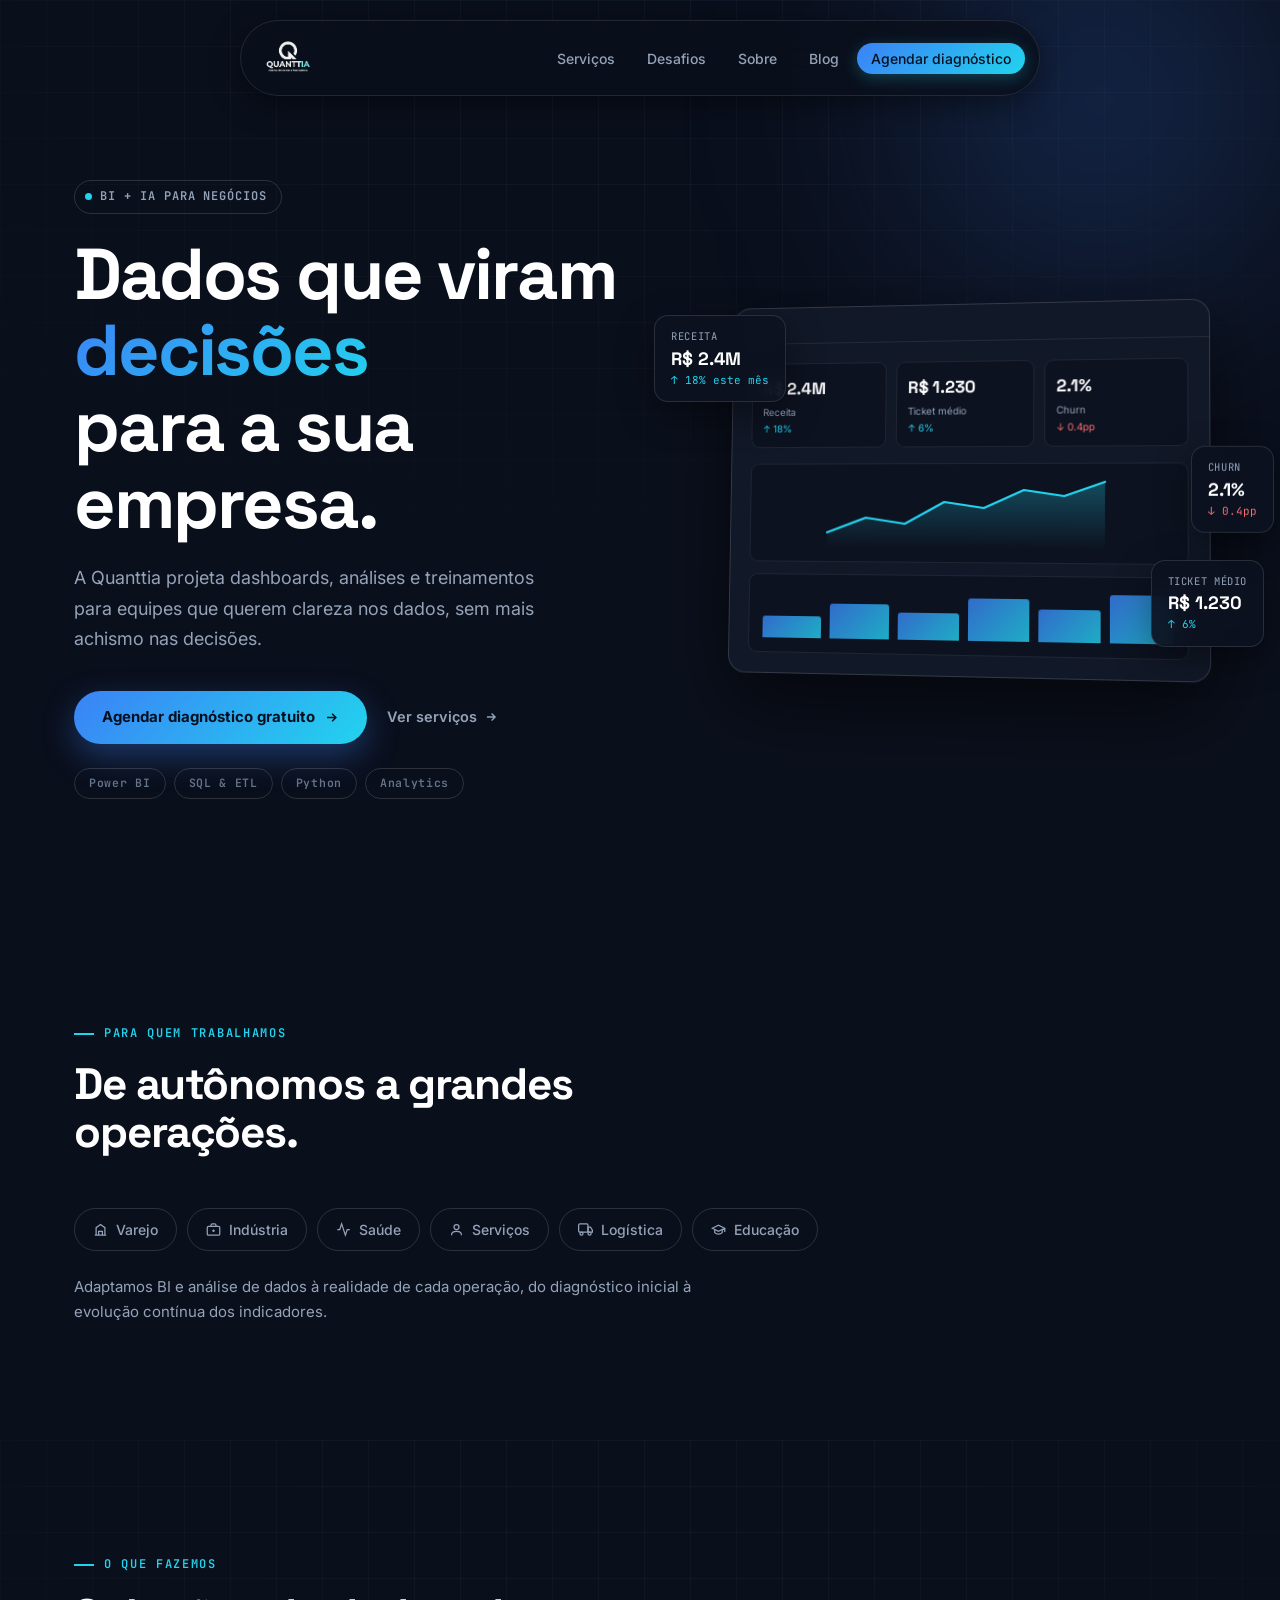
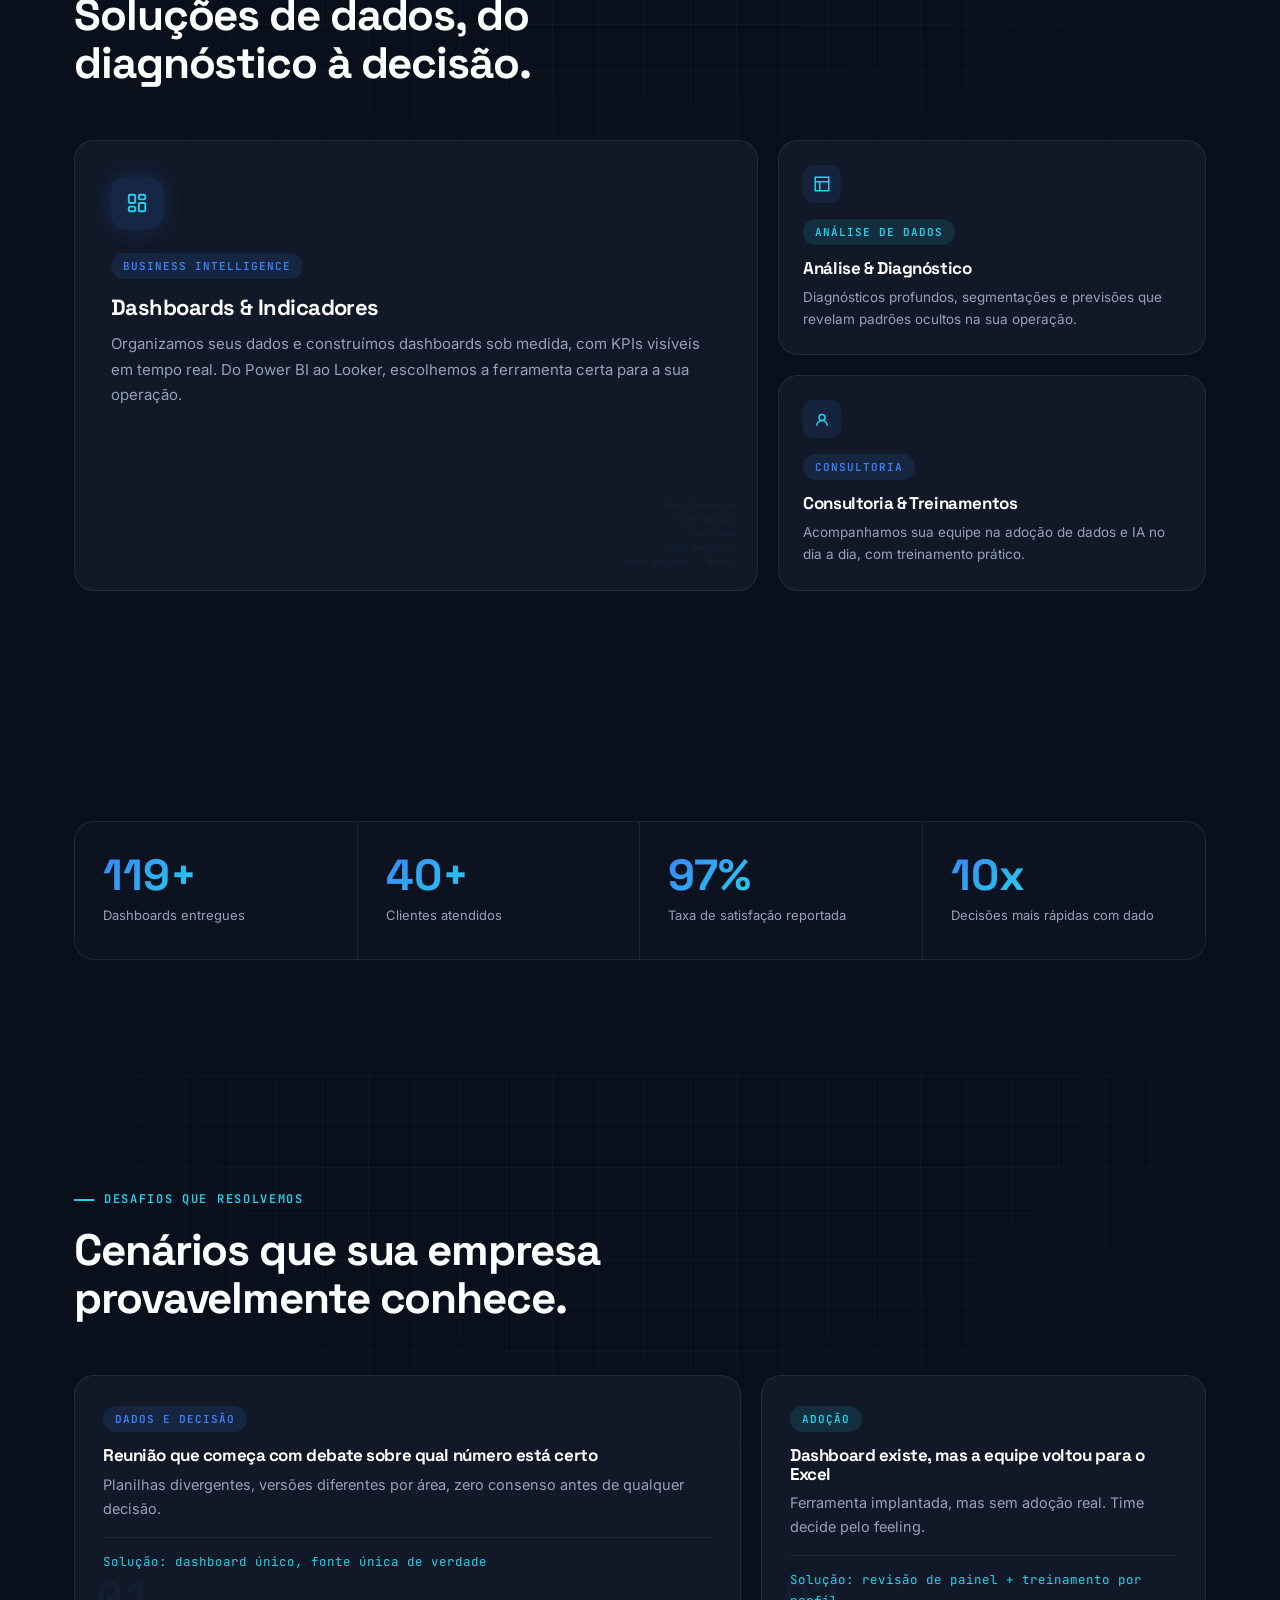
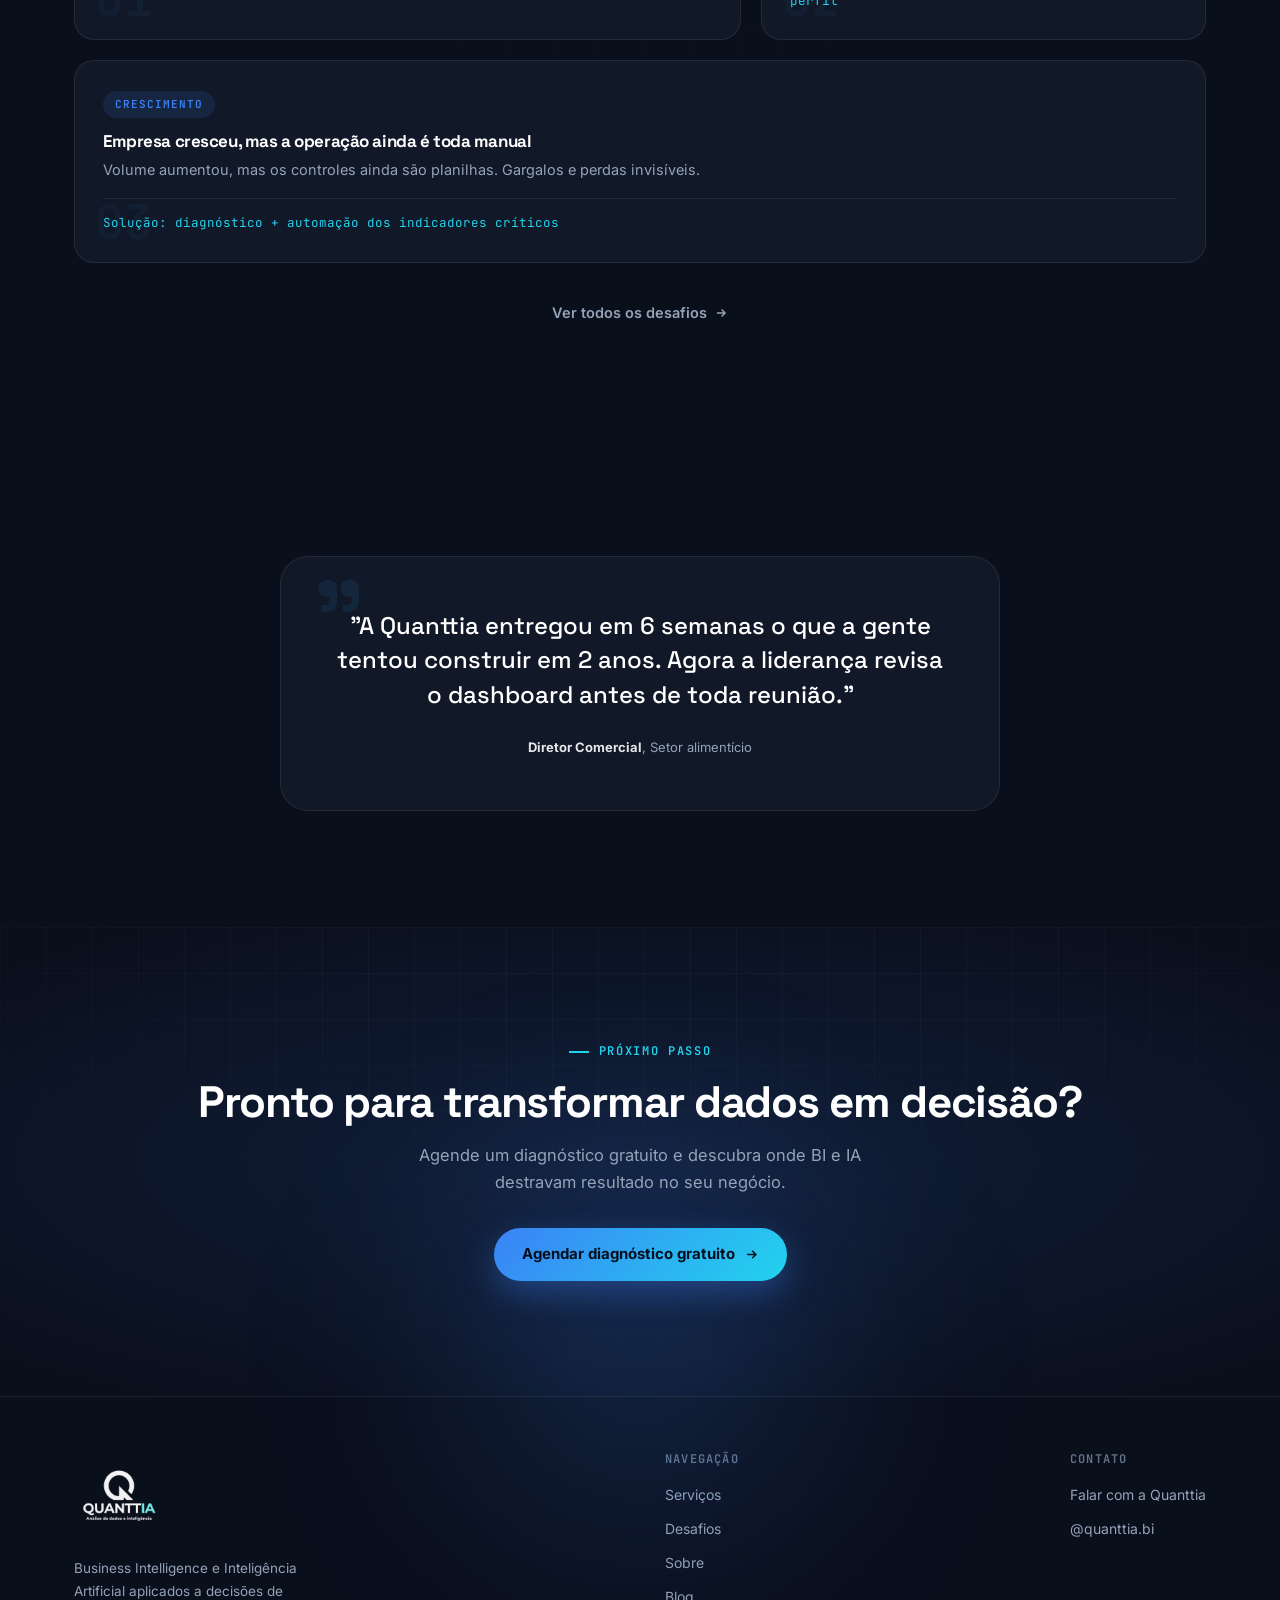
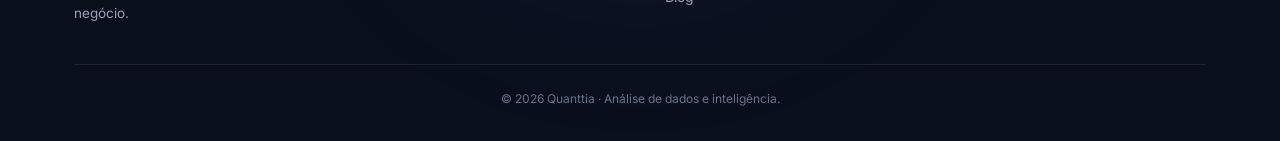
<file: index.html>
﻿<!DOCTYPE html>
<html lang="pt-BR">
<head>
<meta charset="UTF-8">
<meta name="viewport" content="width=device-width, initial-scale=1.0">
<title>Quanttia | Business Intelligence + Inteligência Artificial para decisões de negócio</title>
<meta name="description" content="A Quanttia une Business Intelligence e Inteligência Artificial para transformar dados dispersos em decisões estratégicas e automatizadas. Agende um diagnóstico gratuito.">
<meta property="og:title" content="Quanttia | Dados em decisões">
<meta property="og:description" content="Business Intelligence + Inteligência Artificial aplicados a negócios.">
<link rel="preconnect" href="https://fonts.googleapis.com">
<link rel="preconnect" href="https://fonts.gstatic.com" crossorigin>
<link href="https://fonts.googleapis.com/css2?family=Space+Grotesk:wght@500;600;700&family=Inter:wght@400;500;600;700&family=JetBrains+Mono:wght@500;600&display=swap" rel="stylesheet">
<link rel="stylesheet" href="styles.css">
<script type="application/ld+json">
{
  "@context": "https://schema.org",
  "@type": "Organization",
  "name": "Quanttia",
  "url": "https://quanttia.bi",
  "description": "Consultoria especializada em Análise de Dados, Business Intelligence e Inteligência Artificial aplicada a negócios.",
  "sameAs": ["https://instagram.com/quanttia.bi"]
}
</script>
<style>
  /* hero */
  .hero{padding:180px 0 110px;}
  .hero .container{display:grid;grid-template-columns:55fr 45fr;gap:56px;align-items:center;}
  .hero h1{font-size:clamp(46px,6vw,72px);margin-bottom:22px;letter-spacing:-0.03em;line-height:1.06;}
  .hero h1 .hl{background:var(--gradient-data);-webkit-background-clip:text;background-clip:text;color:transparent;}
  .hero p.lead{font-size:18px;max-width:480px;margin-bottom:36px;line-height:1.7;}
  .hero-ctas{display:flex;align-items:center;gap:20px;flex-wrap:wrap;}
  .hero-tags{display:flex;gap:8px;flex-wrap:wrap;margin-top:24px;}
  .hero-tags span{font-family:var(--ff-mono);font-size:11.5px;font-weight:600;letter-spacing:.06em;padding:5px 14px;border-radius:999px;border:1px solid var(--border-strong);color:var(--muted-2);}

  /* hero badge */
  .hero-badge{
    display:inline-flex;align-items:center;gap:8px;
    font-family:var(--ff-mono);font-size:12px;font-weight:600;letter-spacing:.08em;
    color:var(--muted);border:1px solid var(--border-strong);border-radius:999px;
    padding:6px 14px 6px 10px;margin-bottom:22px;
  }
  .hero-badge .dot{
    width:7px;height:7px;border-radius:50%;background:var(--cyan);
    animation:pulse 2s infinite;flex-shrink:0;
  }
  @keyframes pulse{0%,100%{opacity:1;box-shadow:0 0 0 0 rgba(34,211,238,0.5);}50%{opacity:.7;box-shadow:0 0 0 5px rgba(34,211,238,0);}}

  /* dashboard mockup */
  .hero-visual{position:relative;padding:20px 0 20px 0;}
  .dash{
    background:var(--surface);border:1px solid var(--border-strong);border-radius:18px;
    box-shadow:0 30px 80px rgba(0,0,0,0.6);padding:0;overflow:hidden;
    transform:perspective(1200px) rotateY(-8deg) rotateX(3deg);
    position:relative;z-index:1;
  }
  .dash-bar{display:flex;gap:6px;padding:14px 16px;border-bottom:1px solid var(--border);}
  .dash-bar span{width:8px;height:8px;border-radius:50%;background:var(--border-strong);}
  .dash-body{padding:20px;}
  .dash-kpis{display:grid;grid-template-columns:repeat(3,1fr);gap:10px;margin-bottom:16px;}
  .dash-kpi{background:var(--surface-2);border:1px solid var(--border);border-radius:9px;padding:11px;}
  .dash-kpi .v{font-family:var(--ff-display);font-weight:700;font-size:17px;color:#fff;}
  .dash-kpi .l{font-size:10px;color:var(--muted);margin-top:2px;}
  .dash-kpi .up{color:var(--cyan);font-size:10px;}
  .dash-chart{background:var(--surface-2);border:1px solid var(--border);border-radius:9px;padding:14px;margin-bottom:12px;}
  .dash-bars{background:var(--surface-2);border:1px solid var(--border);border-radius:9px;padding:14px;display:flex;align-items:flex-end;gap:9px;height:80px;}
  .dash-bars .col{flex:1;border-radius:3px 3px 0 0;background:var(--gradient-data);opacity:.8;}

  /* floating metric cards */
  .float-card{
    position:absolute;z-index:2;
    background:rgba(13,18,32,0.92);backdrop-filter:blur(10px);-webkit-backdrop-filter:blur(10px);
    border:1px solid rgba(255,255,255,0.12);border-radius:14px;
    padding:12px 16px;box-shadow:0 12px 36px rgba(0,0,0,0.4);
  }
  .float-card .fc-label{font-size:10.5px;color:var(--muted);font-family:var(--ff-mono);letter-spacing:.06em;text-transform:uppercase;margin-bottom:4px;}
  .float-card .fc-val{font-family:var(--ff-display);font-size:18px;font-weight:700;color:#fff;line-height:1;}
  .float-card .fc-delta{font-size:11px;font-family:var(--ff-mono);margin-top:3px;}
  .float-card.fc-receita{top:8%;left:-14%;}
  .float-card.fc-ticket{bottom:12%;right:-12%;}
  .float-card.fc-churn{top:50%;right:-14%;transform:translateY(-50%);}

  /* bento grid serviços */
  .bento{display:grid;grid-template-columns:1.6fr 1fr;grid-template-rows:1fr 1fr;gap:20px;margin-top:8px;}
  .bento-main{grid-row:span 2;padding:36px;}
  .bento-main .icon{width:52px;height:52px;border-radius:14px;background:rgba(59,130,246,0.15);
    color:var(--cyan);display:flex;align-items:center;justify-content:center;margin-bottom:22px;
    box-shadow:0 0 24px rgba(59,130,246,0.2);}
  .bento-main h3{font-size:22px;margin-bottom:12px;}
  .bento-main p{font-size:15px;line-height:1.7;}
  .bento-mini{padding:24px;}
  .bento-mini .icon{width:38px;height:38px;border-radius:10px;background:rgba(59,130,246,0.1);color:var(--cyan);
    display:flex;align-items:center;justify-content:center;margin-bottom:14px;}
  .bento-mini h3{font-size:17px;margin-bottom:8px;}
  .bento-mini p{font-size:13.5px;}
  .bento-deco{
    position:absolute;bottom:20px;right:20px;opacity:.06;
    font-family:var(--ff-mono);font-size:9px;line-height:1.6;color:var(--cyan);
    text-align:right;pointer-events:none;
  }

  /* segmentos como tags */
  .segments-tags{display:flex;flex-wrap:wrap;gap:10px;margin-bottom:24px;}
  .seg-tag{
    display:inline-flex;align-items:center;gap:8px;
    border:1px solid var(--border-strong);border-radius:999px;
    padding:9px 18px;font-size:14px;font-weight:500;color:var(--muted);
    transition:border-color .2s, color .2s;
  }
  .seg-tag:hover{border-color:rgba(59,130,246,0.4);color:var(--text);}
  .seg-tag svg{flex-shrink:0;}
  .sectors-line{font-size:15px;max-width:680px;color:var(--muted);}

  /* mini cases bento */
  .mini-cases-bento{display:grid;grid-template-columns:1.5fr 1fr;grid-template-rows:auto auto;gap:20px;}
  .mini-case-a{grid-row:span 1;}
  .mini-case-c{grid-column:span 2;}
  .mini-case .tag{margin-bottom:14px;}
  .mini-case h3{font-size:17px;margin-bottom:8px;}
  .mini-case .result{margin-top:16px;padding-top:14px;border-top:1px solid var(--border);font-family:var(--ff-mono);font-size:12.5px;color:var(--cyan);}
  .case-deco{position:absolute;bottom:16px;left:20px;font-family:var(--ff-mono);font-size:48px;font-weight:700;
    background:var(--gradient-data);-webkit-background-clip:text;background-clip:text;color:transparent;
    opacity:.05;line-height:1;pointer-events:none;}

  /* depoimento */
  .testimonial{
    max-width:720px;margin:0 auto;text-align:center;
    border:1px solid var(--border);border-radius:var(--radius-xl);padding:52px 48px;
    background:var(--surface);position:relative;overflow:hidden;
  }
  .testimonial .quote-deco{
    position:absolute;top:10px;left:32px;
    font-family:var(--ff-display);font-size:100px;font-weight:700;line-height:1;
    background:var(--gradient-data);-webkit-background-clip:text;background-clip:text;color:transparent;
    opacity:.1;pointer-events:none;user-select:none;
  }
  .testimonial p.quote{font-family:var(--ff-display);font-size:clamp(18px,2.3vw,24px);color:#fff;font-weight:500;line-height:1.45;margin-bottom:24px;position:relative;z-index:1;}
  .testimonial .author{font-size:13px;color:var(--muted);position:relative;z-index:1;}
  .testimonial .author strong{color:var(--text);}

  /* cta final */
  .final-cta{text-align:center;}
  .final-cta h2{margin-bottom:16px;}
  .final-cta p{max-width:520px;margin:0 auto 32px;font-size:16.5px;}
  .final-cta-bg{
    position:absolute;inset:0;pointer-events:none;
    background:radial-gradient(ellipse 70% 60% at 50% 50%, rgba(59,130,246,0.14), transparent);
  }

  @media (max-width:980px){
    .hero .container{grid-template-columns:1fr;}
    .hero-visual{order:1;transform:none;margin-top:40px;}
    .dash{transform:none;}
    .float-card.fc-receita{left:-6%;top:5%;}
    .float-card.fc-ticket{right:-6%;bottom:8%;}
    .float-card.fc-churn{display:none;}
    .bento{grid-template-columns:1fr;}
    .bento-main{grid-row:span 1;}
    .mini-cases-bento{grid-template-columns:1fr;}
    .mini-case-c{grid-column:span 1;}
  }
  @media (max-width:680px){
    .hero{padding:120px 0 60px;}
    .hero-visual{display:none;}
    .mini-cases-bento{grid-template-columns:1fr;}
  }

</style>
</head>
<body>

<!-- ===== NAV ===== -->
<nav class="nav" id="nav">
  <div class="nav-pill">
    <a href="index.html" class="nav-logo">
      <img src="img/logo-dark.png" alt="Quanttia">
    </a>
    <ul class="nav-links" id="navLinks">
      <li><a href="servicos.html">Serviços</a></li>
      <li><a href="cases.html">Desafios</a></li>
      <li><a href="sobre.html">Sobre</a></li>
      <li><a href="blog.html">Blog</a></li>
      <li><a href="contato.html" class="nav-cta">Agendar diagnóstico</a></li>
    </ul>
    <button class="nav-toggle" id="navToggle" aria-label="Abrir menu"><span></span></button>
  </div>
</nav>

<!-- ===== HERO ===== -->
<header class="hero grid-bg">
  <div class="glow-spot" style="width:560px;height:560px;top:-180px;right:-100px;"></div>
  <div class="container">
    <div data-reveal>
      <div class="hero-badge"><span class="dot"></span>BI + IA PARA NEGÓCIOS</div>
      <h1>Dados que viram <span class="hl">decisões</span><br>para a sua empresa.</h1>
      <p class="lead">A Quanttia projeta dashboards, análises e treinamentos para equipes que querem clareza nos dados, sem mais achismo nas decisões.</p>
      <div class="hero-ctas">
        <a href="contato.html" class="btn-primary">
          Agendar diagnóstico gratuito
          <svg width="15" height="15" viewBox="0 0 24 24" fill="none" stroke="currentColor" stroke-width="2.4"><path d="M5 12h14M13 6l6 6-6 6"/></svg>
        </a>
        <a href="servicos.html" class="btn-ghost">
          Ver serviços
          <svg width="14" height="14" viewBox="0 0 24 24" fill="none" stroke="currentColor" stroke-width="2.4"><path d="M5 12h14M13 6l6 6-6 6"/></svg>
        </a>
      </div>
      <div class="hero-tags">
        <span>Power BI</span><span>SQL & ETL</span><span>Python</span><span>Analytics</span>
      </div>
    </div>

    <div class="hero-visual" data-reveal>
      <div class="float-card fc-receita">
        <div class="fc-label">Receita</div>
        <div class="fc-val">R$ 2.4M</div>
        <div class="fc-delta" style="color:var(--cyan);">↑ 18% este mês</div>
      </div>
      <div class="float-card fc-churn">
        <div class="fc-label">Churn</div>
        <div class="fc-val">2.1%</div>
        <div class="fc-delta" style="color:#f87171;">↓ 0.4pp</div>
      </div>
      <div class="float-card fc-ticket">
        <div class="fc-label">Ticket Médio</div>
        <div class="fc-val">R$ 1.230</div>
        <div class="fc-delta" style="color:var(--cyan);">↑ 6%</div>
      </div>
      <div class="dash">
        <div class="dash-bar"><span></span><span></span><span></span></div>
        <div class="dash-body">
          <div class="dash-kpis">
            <div class="dash-kpi"><div class="v">R$ 2.4M</div><div class="l">Receita</div><div class="up">↑ 18%</div></div>
            <div class="dash-kpi"><div class="v">R$ 1.230</div><div class="l">Ticket médio</div><div class="up">↑ 6%</div></div>
            <div class="dash-kpi"><div class="v">2.1%</div><div class="l">Churn</div><div class="up" style="color:#f87171;">↓ 0.4pp</div></div>
          </div>
          <div class="dash-chart">
            <svg viewBox="0 0 280 70" width="100%" height="70">
              <defs>
                <linearGradient id="lineFill" x1="0" y1="0" x2="0" y2="1">
                  <stop offset="0%" stop-color="#22D3EE" stop-opacity="0.3"/>
                  <stop offset="100%" stop-color="#22D3EE" stop-opacity="0"/>
                </linearGradient>
              </defs>
              <path d="M0,55 L40,40 L80,46 L120,24 L160,30 L200,12 L240,18 L280,4 L280,70 L0,70 Z" fill="url(#lineFill)"/>
              <path d="M0,55 L40,40 L80,46 L120,24 L160,30 L200,12 L240,18 L280,4" fill="none" stroke="#22D3EE" stroke-width="2.2" stroke-linecap="round" stroke-linejoin="round"/>
            </svg>
          </div>
          <div class="dash-bars">
            <div class="col" style="height:45%"></div>
            <div class="col" style="height:70%"></div>
            <div class="col" style="height:55%"></div>
            <div class="col" style="height:85%"></div>
            <div class="col" style="height:65%"></div>
            <div class="col" style="height:95%"></div>
          </div>
        </div>
      </div>
    </div>
  </div>
</header>

<!-- ===== SEGMENTOS ===== -->
<section>
  <div class="container">
    <div class="section-head" data-reveal>
      <div class="eyebrow">Para quem trabalhamos</div>
      <h2>De autônomos a grandes operações.</h2>
    </div>
    <div class="segments-tags" data-reveal>
      <span class="seg-tag"><svg width="15" height="15" viewBox="0 0 24 24" fill="none" stroke="currentColor" stroke-width="2"><path d="M3 21h18M5 21V9l7-5 7 5v12M9 21v-6h6v6"/></svg>Varejo</span>
      <span class="seg-tag"><svg width="15" height="15" viewBox="0 0 24 24" fill="none" stroke="currentColor" stroke-width="2"><rect x="2" y="7" width="20" height="14" rx="2"/><path d="M16 7V5a2 2 0 0 0-2-2h-4a2 2 0 0 0-2 2v2"/><line x1="12" y1="12" x2="12" y2="16"/><line x1="10" y1="14" x2="14" y2="14"/></svg>Indústria</span>
      <span class="seg-tag"><svg width="15" height="15" viewBox="0 0 24 24" fill="none" stroke="currentColor" stroke-width="2"><path d="M22 12h-4l-3 9L9 3l-3 9H2"/></svg>Saúde</span>
      <span class="seg-tag"><svg width="15" height="15" viewBox="0 0 24 24" fill="none" stroke="currentColor" stroke-width="2"><circle cx="12" cy="8" r="4"/><path d="M4 21c0-4 4-6 8-6s8 2 8 6"/></svg>Serviços</span>
      <span class="seg-tag"><svg width="15" height="15" viewBox="0 0 24 24" fill="none" stroke="currentColor" stroke-width="2"><rect x="1" y="3" width="15" height="13" rx="2"/><path d="M16 8h4l3 5v3h-7V8z"/><circle cx="5.5" cy="18.5" r="2.5"/><circle cx="18.5" cy="18.5" r="2.5"/></svg>Logística</span>
      <span class="seg-tag"><svg width="15" height="15" viewBox="0 0 24 24" fill="none" stroke="currentColor" stroke-width="2"><path d="M22 10v6M2 10l10-5 10 5-10 5z"/><path d="M6 12v5c3 3 9 3 12 0v-5"/></svg>Educação</span>
    </div>
    <p class="sectors-line" data-reveal>Adaptamos BI e análise de dados à realidade de cada operação, do diagnóstico inicial à evolução contínua dos indicadores.</p>
  </div>
</section>

<!-- ===== O QUE FAZEMOS ===== -->
<section class="grid-bg">
  <div class="container">
    <div class="section-head" data-reveal>
      <div class="eyebrow">O que fazemos</div>
      <h2>Soluções de dados, do diagnóstico à decisão.</h2>
    </div>
    <div class="bento">
      <div class="card bento-main" data-reveal>
        <div class="icon"><svg width="22" height="22" viewBox="0 0 24 24" fill="none" stroke="currentColor" stroke-width="2"><rect x="3" y="3" width="7" height="9" rx="1.5"/><rect x="14" y="3" width="7" height="5" rx="1.5"/><rect x="14" y="12" width="7" height="9" rx="1.5"/><rect x="3" y="16" width="7" height="5" rx="1.5"/></svg></div>
        <span class="badge-pill">Business Intelligence</span>
        <h3 style="margin-top:16px;">Dashboards & Indicadores</h3>
        <p style="margin-top:10px;">Organizamos seus dados e construímos dashboards sob medida, com KPIs visíveis em tempo real. Do Power BI ao Looker, escolhemos a ferramenta certa para a sua operação.</p>
        <div class="bento-deco">SELECT receita,<br>ticket_medio,<br>churn_rate<br>FROM analytics<br>WHERE periodo = 'atual'</div>
      </div>
      <div class="card bento-mini" data-reveal>
        <div class="icon"><svg width="18" height="18" viewBox="0 0 24 24" fill="none" stroke="currentColor" stroke-width="2"><path d="M3 3h18v18H3zM3 9h18M9 21V9"/></svg></div>
        <span class="badge-pill cyan">Análise de Dados</span>
        <h3 style="margin-top:14px;">Análise & Diagnóstico</h3>
        <p>Diagnósticos profundos, segmentações e previsões que revelam padrões ocultos na sua operação.</p>
      </div>
      <div class="card bento-mini" data-reveal>
        <div class="icon"><svg width="18" height="18" viewBox="0 0 24 24" fill="none" stroke="currentColor" stroke-width="2"><path d="M12 14a4 4 0 1 0 0-8 4 4 0 0 0 0 8Z"/><path d="M5 21a7 7 0 0 1 14 0"/></svg></div>
        <span class="badge-pill">Consultoria</span>
        <h3 style="margin-top:14px;">Consultoria & Treinamentos</h3>
        <p>Acompanhamos sua equipe na adoção de dados e IA no dia a dia, com treinamento prático.</p>
      </div>
    </div>
  </div>
</section>

<!-- ===== MÉTRICAS ===== -->
<section>
  <div class="container">
    <div class="kpi-grid" data-reveal>
      <div class="kpi"><div class="num"><span class="grad" data-count="120" data-suffix="+">0+</span></div><div class="label">Dashboards entregues</div></div>
      <div class="kpi"><div class="num"><span class="grad" data-count="40" data-suffix="+">0+</span></div><div class="label">Clientes atendidos</div></div>
      <div class="kpi"><div class="num"><span class="grad" data-count="98" data-suffix="%">0%</span></div><div class="label">Taxa de satisfação reportada</div></div>
      <div class="kpi"><div class="num"><span class="grad">10x</span></div><div class="label">Decisões mais rápidas com dado</div></div>
    </div>
  </div>
</section>

<!-- ===== MINI CASES ===== -->
<section class="grid-bg">
  <div class="container">
    <div class="section-head" data-reveal>
      <div class="eyebrow">Desafios que resolvemos</div>
      <h2>Cenários que sua empresa provavelmente conhece.</h2>
    </div>
    <div class="mini-cases-bento">
      <div class="card mini-case mini-case-a" data-reveal>
        <div class="case-deco">01</div>
        <span class="badge-pill">Dados e decisão</span>
        <h3 style="margin-top:14px;">Reunião que começa com debate sobre qual número está certo</h3>
        <p>Planilhas divergentes, versões diferentes por área, zero consenso antes de qualquer decisão.</p>
        <div class="result">Solução: dashboard único, fonte única de verdade</div>
      </div>
      <div class="card mini-case" data-reveal>
        <div class="case-deco">02</div>
        <span class="badge-pill cyan">Adoção</span>
        <h3 style="margin-top:14px;">Dashboard existe, mas a equipe voltou para o Excel</h3>
        <p>Ferramenta implantada, mas sem adoção real. Time decide pelo feeling.</p>
        <div class="result">Solução: revisão de painel + treinamento por perfil</div>
      </div>
      <div class="card mini-case mini-case-c" data-reveal>
        <div class="case-deco">03</div>
        <span class="badge-pill">Crescimento</span>
        <h3 style="margin-top:14px;">Empresa cresceu, mas a operação ainda é toda manual</h3>
        <p>Volume aumentou, mas os controles ainda são planilhas. Gargalos e perdas invisíveis.</p>
        <div class="result">Solução: diagnóstico + automação dos indicadores críticos</div>
      </div>
    </div>
    <div style="text-align:center;margin-top:36px;" data-reveal>
      <a href="cases.html" class="btn-ghost">Ver todos os desafios
        <svg width="14" height="14" viewBox="0 0 24 24" fill="none" stroke="currentColor" stroke-width="2.4"><path d="M5 12h14M13 6l6 6-6 6"/></svg>
      </a>
    </div>
  </div>
</section>

<!-- ===== DEPOIMENTO ===== -->
<section>
  <div class="container">
    <div class="testimonial" data-reveal>
      <div class="quote-deco">"</div>
      <p class="quote">"A Quanttia entregou em 6 semanas o que a gente tentou construir em 2 anos. Agora a liderança revisa o dashboard antes de toda reunião."</p>
      <div class="author"><strong>Diretor Comercial</strong>, Setor alimentício</div>
    </div>
  </div>
</section>

<!-- ===== CTA FINAL ===== -->
<section class="grid-bg">
  <div class="final-cta-bg"></div>
  <div class="glow-spot" style="width:500px;height:500px;bottom:-200px;left:calc(50% - 250px);"></div>
  <div class="container final-cta" data-reveal style="position:relative;z-index:1;">
    <div class="eyebrow" style="justify-content:center;">Próximo passo</div>
    <h2>Pronto para transformar dados em decisão?</h2>
    <p>Agende um diagnóstico gratuito e descubra onde BI e IA destravam resultado no seu negócio.</p>
    <a href="contato.html" class="btn-primary">
      Agendar diagnóstico gratuito
      <svg width="15" height="15" viewBox="0 0 24 24" fill="none" stroke="currentColor" stroke-width="2.4"><path d="M5 12h14M13 6l6 6-6 6"/></svg>
    </a>
  </div>
</section>

<!-- ===== FOOTER ===== -->
<footer>
  <div class="container">
    <div class="footer-top">
      <div class="footer-brand-col">
        <div class="footer-brand">
          <img src="img/logo-dark.png" alt="Quanttia">
        </div>
        <p>Business Intelligence e Inteligência Artificial aplicados a decisões de negócio.</p>
      </div>
      <div class="footer-links-col">
        <h4>Navegação</h4>
        <a href="servicos.html">Serviços</a>
        <a href="cases.html">Desafios</a>
        <a href="sobre.html">Sobre</a>
        <a href="blog.html">Blog</a>
      </div>
      <div class="footer-links-col">
        <h4>Contato</h4>
        <a href="contato.html">Falar com a Quanttia</a>
        <a href="https://instagram.com/quanttia.bi" target="_blank" rel="noopener">@quanttia.bi</a>
      </div>
    </div>
    <p class="footer-bottom">© <span id="year"></span> Quanttia · Análise de dados e inteligência.</p>
  </div>
</footer>

<script src="script.js"></script>
</body>
</html>
</file>
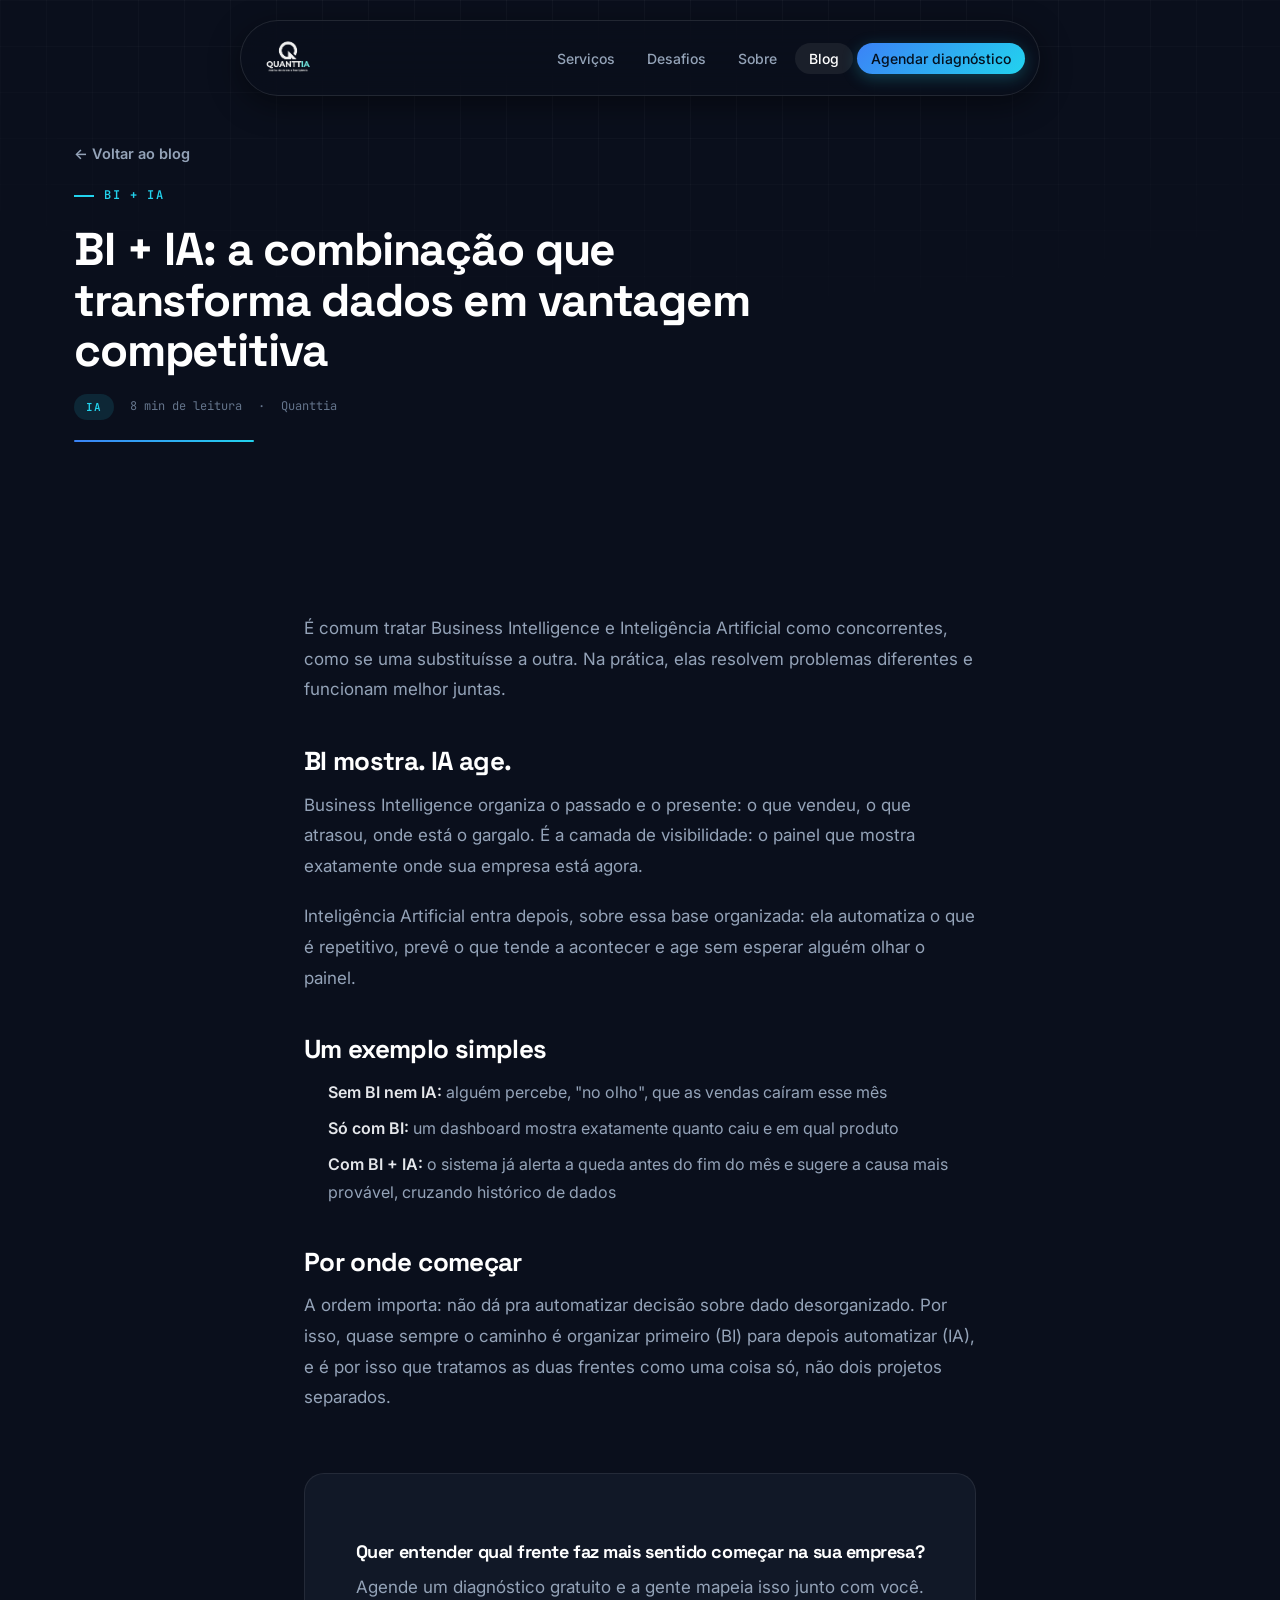
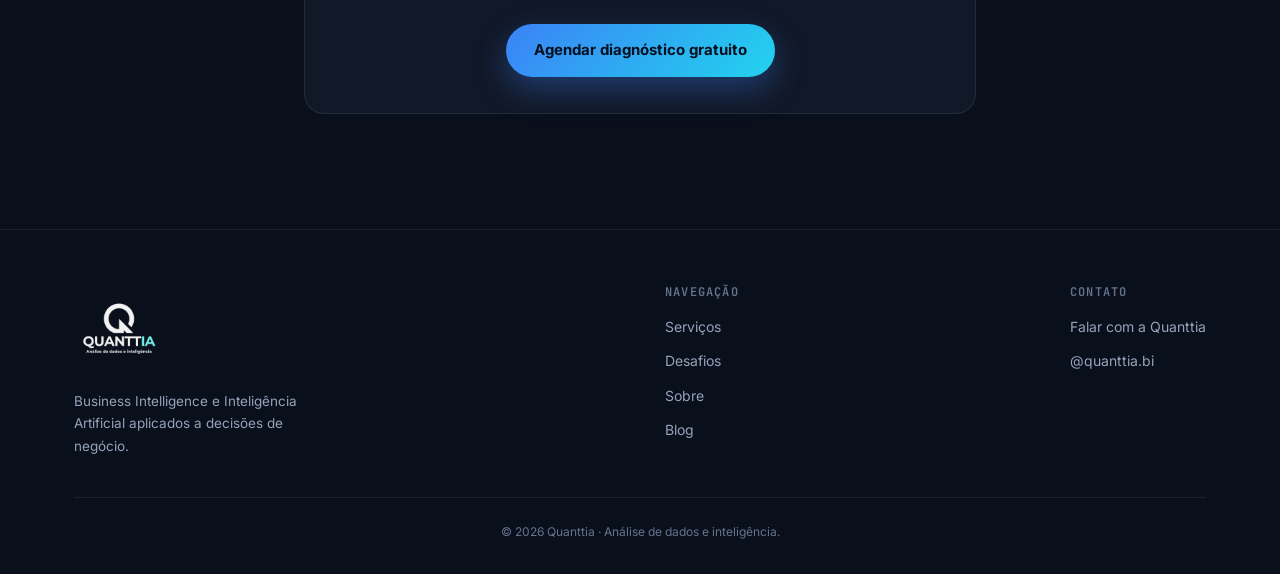
<file: blog-bi-mais-ia.html>
﻿<!DOCTYPE html>
<html lang="pt-BR">
<head>
<meta charset="UTF-8">
<meta name="viewport" content="width=device-width, initial-scale=1.0">
<title>BI + IA: como as duas tecnologias se complementam | Quanttia</title>
<meta name="description" content="BI mostra o que aconteceu. IA age sobre o que está acontecendo. Entenda como as duas tecnologias se complementam na prática.">
<link rel="preconnect" href="https://fonts.googleapis.com">
<link rel="preconnect" href="https://fonts.gstatic.com" crossorigin>
<link href="https://fonts.googleapis.com/css2?family=Space+Grotesk:wght@500;600;700&family=Inter:wght@400;500;600;700&family=JetBrains+Mono:wght@500;600&display=swap" rel="stylesheet">
<link rel="stylesheet" href="styles.css">
<style>
  .post-hero{padding:140px 0 56px;}
  .post-hero .eyebrow{margin-bottom:18px;}
  .post-hero h1{font-size:clamp(28px,4vw,46px);max-width:760px;margin-bottom:18px;}
  .post-hero .post-meta{display:flex;align-items:center;gap:16px;font-family:var(--ff-mono);font-size:12px;color:var(--muted-2);}
  .post-hero .deco-line{width:180px;height:2px;background:var(--gradient-data);border-radius:2px;margin:20px 0 0;}

  .post-body{max-width:720px;margin:0 auto;padding:0 24px;}
  .post-body h2{font-size:clamp(20px,2.4vw,26px);margin:42px 0 14px;}
  .post-body h3{font-size:18px;margin:32px 0 10px;}
  .post-body p{font-size:17px;line-height:1.8;margin-bottom:20px;}
  .post-body ul,.post-body ol{margin:0 0 20px 24px;}
  .post-body li{font-size:16px;line-height:1.75;color:var(--muted);margin-bottom:8px;}
  .post-body strong{color:var(--text);font-weight:600;}
  .post-body blockquote{border-left:3px solid var(--cyan);padding:16px 20px;margin:28px 0;background:rgba(34,211,238,0.06);border-radius:0 10px 10px 0;}
  .post-body blockquote p{font-size:16px;color:var(--text);margin:0;}

  .post-cta{margin-top:60px;padding:36px;background:var(--surface);border:1px solid var(--border);border-radius:var(--radius-lg);text-align:center;}
  .post-cta h3{margin-bottom:10px;}
  .post-cta p{margin-bottom:22px;}
</style>
</head>
<body>

<nav class="nav" id="nav">
  <div class="nav-pill">
    <a href="index.html" class="nav-logo">
      <img src="img/logo-dark.png" alt="Quanttia">
    </a>
    <ul class="nav-links" id="navLinks">
      <li><a href="servicos.html">Serviços</a></li>
      <li><a href="cases.html">Desafios</a></li>
      <li><a href="sobre.html">Sobre</a></li>
      <li><a href="blog.html" class="active">Blog</a></li>
      <li><a href="contato.html" class="nav-cta">Agendar diagnóstico</a></li>
    </ul>
    <button class="nav-toggle" id="navToggle" aria-label="Abrir menu"><span></span></button>
  </div>
</nav>

<header class="post-hero grid-bg">
  <div class="container" data-reveal>
    <a href="blog.html" class="btn-ghost">← Voltar ao blog</a>
    <div class="eyebrow" style="margin-top:20px;">BI + IA</div>
    <h1>BI + IA: a combinação que transforma dados em vantagem competitiva</h1>
    <div class="post-meta">
      <span class="badge-pill cyan">IA</span>
      <span>8 min de leitura</span>
      <span>·</span>
      <span>Quanttia</span>
    </div>
    <div class="deco-line"></div>
  </div>
</header>

<section>
  <div class="post-body" data-reveal>
    <p>É comum tratar Business Intelligence e Inteligência Artificial como concorrentes, como se uma substituísse a outra. Na prática, elas resolvem problemas diferentes e funcionam melhor juntas.</p>

    <h2>BI mostra. IA age.</h2>
    <p>Business Intelligence organiza o passado e o presente: o que vendeu, o que atrasou, onde está o gargalo. É a camada de visibilidade: o painel que mostra exatamente onde sua empresa está agora.</p>
    <p>Inteligência Artificial entra depois, sobre essa base organizada: ela automatiza o que é repetitivo, prevê o que tende a acontecer e age sem esperar alguém olhar o painel.</p>

    <h2>Um exemplo simples</h2>
    <ul>
      <li><strong>Sem BI nem IA:</strong> alguém percebe, "no olho", que as vendas caíram esse mês</li>
      <li><strong>Só com BI:</strong> um dashboard mostra exatamente quanto caiu e em qual produto</li>
      <li><strong>Com BI + IA:</strong> o sistema já alerta a queda antes do fim do mês e sugere a causa mais provável, cruzando histórico de dados</li>
    </ul>

    <h2>Por onde começar</h2>
    <p>A ordem importa: não dá pra automatizar decisão sobre dado desorganizado. Por isso, quase sempre o caminho é organizar primeiro (BI) para depois automatizar (IA), e é por isso que tratamos as duas frentes como uma coisa só, não dois projetos separados.</p>

    <div class="post-cta" data-reveal>
      <h3>Quer entender qual frente faz mais sentido começar na sua empresa?</h3>
      <p>Agende um diagnóstico gratuito e a gente mapeia isso junto com você.</p>
      <a href="contato.html" class="btn-primary">Agendar diagnóstico gratuito</a>
    </div>
  </div>
</section>

<footer>
  <div class="container">
    <div class="footer-top">
      <div class="footer-brand-col">
        <div class="footer-brand">
          <img src="img/logo-dark.png" alt="Quanttia">
        </div>
        <p>Business Intelligence e Inteligência Artificial aplicados a decisões de negócio.</p>
      </div>
      <div class="footer-links-col">
        <h4>Navegação</h4>
        <a href="servicos.html">Serviços</a>
        <a href="cases.html">Desafios</a>
        <a href="sobre.html">Sobre</a>
        <a href="blog.html">Blog</a>
      </div>
      <div class="footer-links-col">
        <h4>Contato</h4>
        <a href="contato.html">Falar com a Quanttia</a>
        <a href="https://instagram.com/quanttia.bi" target="_blank" rel="noopener">@quanttia.bi</a>
      </div>
    </div>
    <p class="footer-bottom">© <span id="year"></span> Quanttia · Análise de dados e inteligência.</p>
  </div>
</footer>

<script src="script.js"></script>
</body>
</html>
</file>
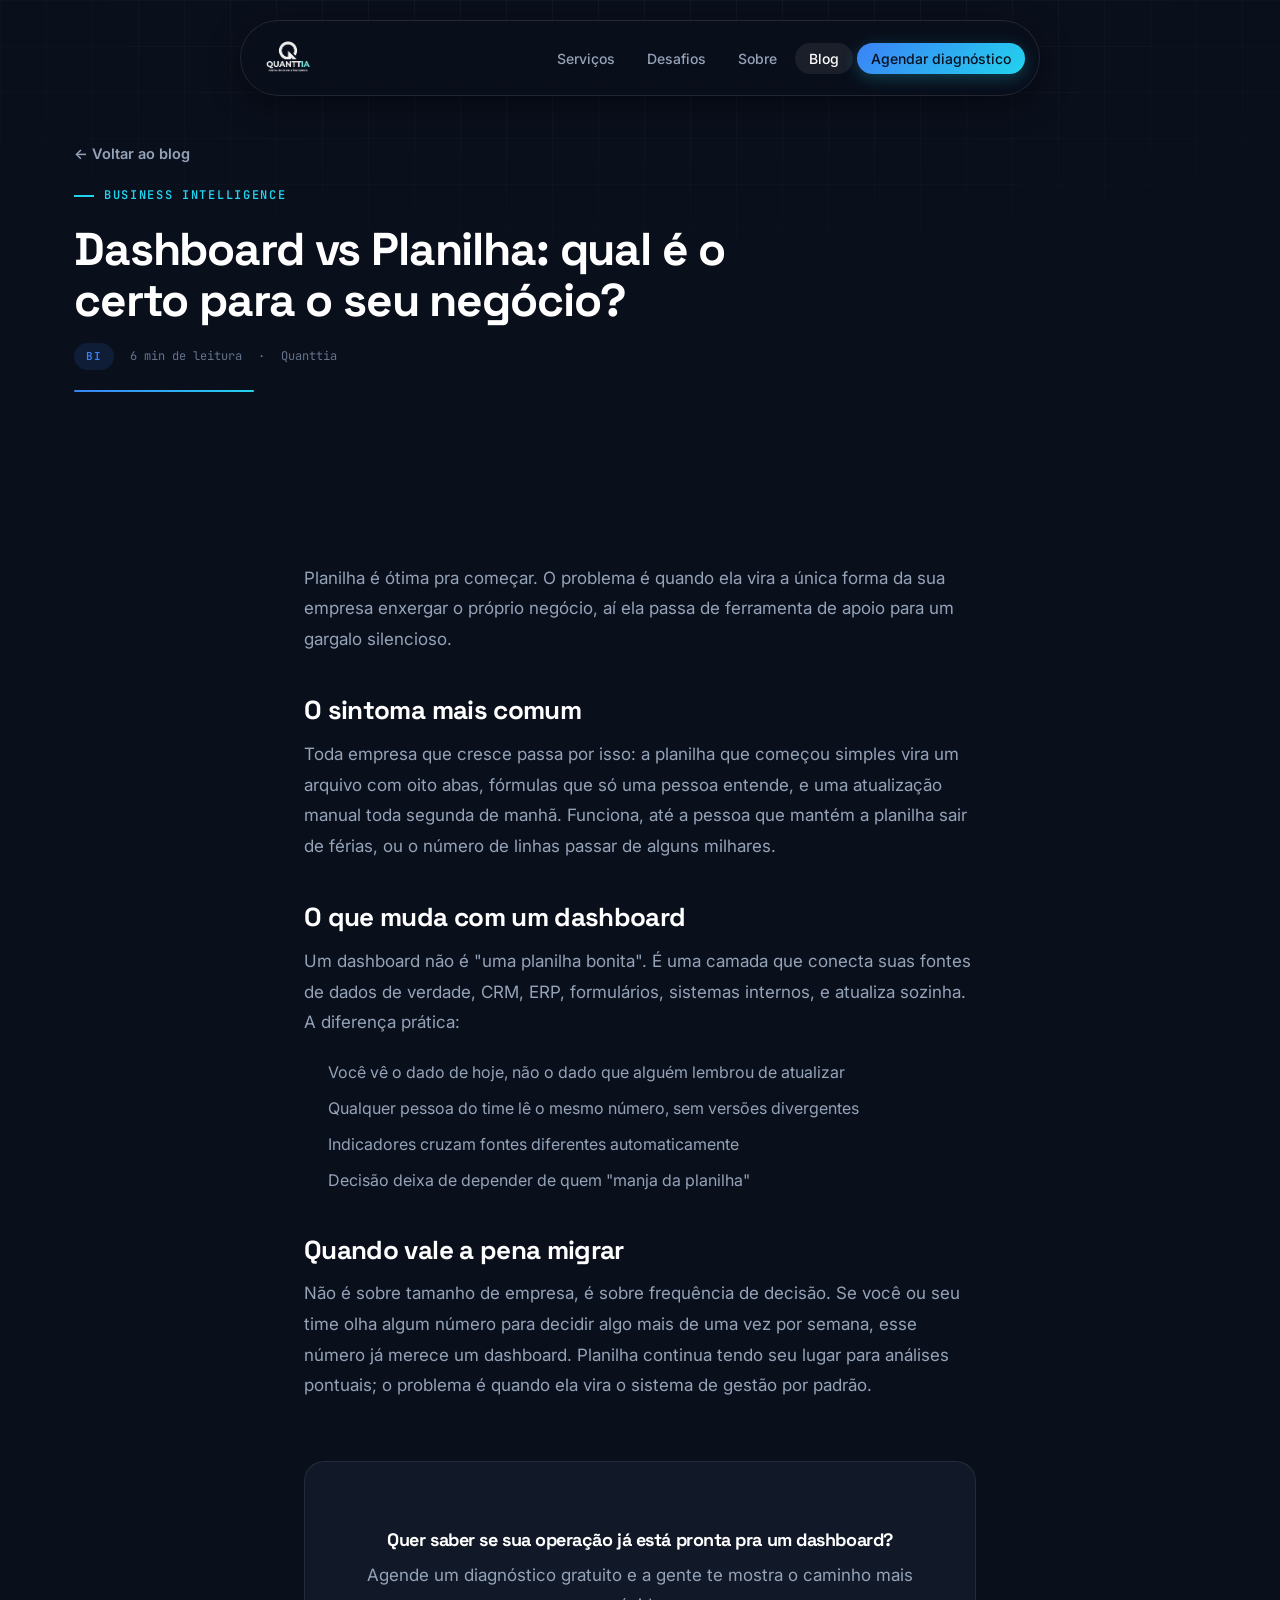
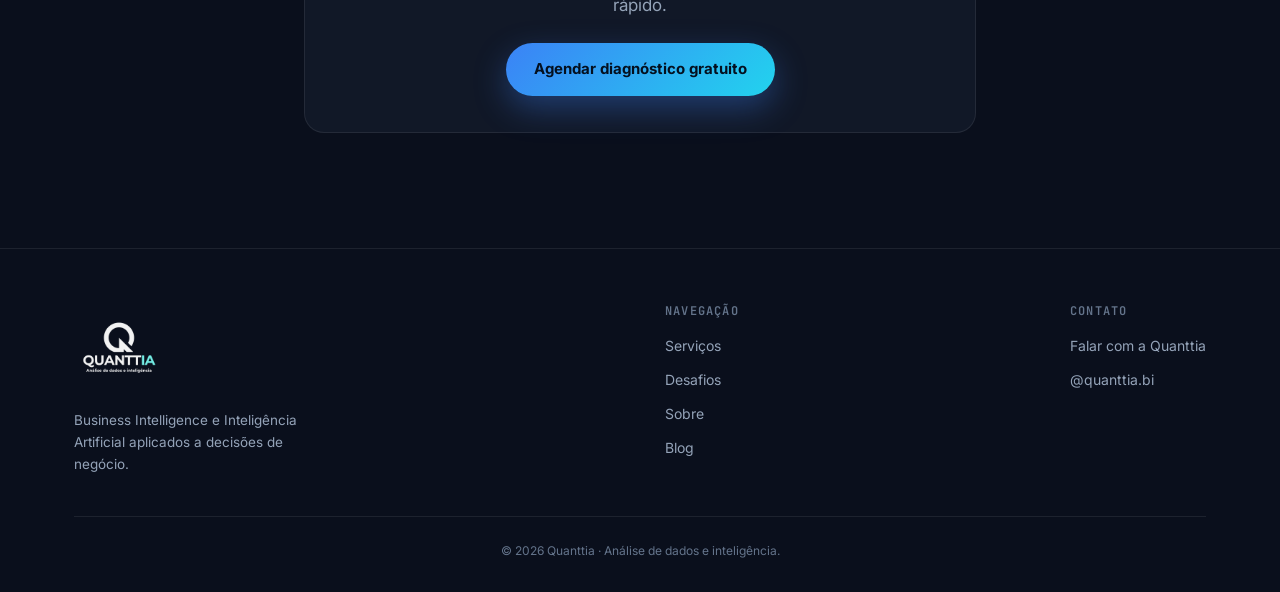
<file: blog-dashboard-vs-planilha.html>
﻿<!DOCTYPE html>
<html lang="pt-BR">
<head>
<meta charset="UTF-8">
<meta name="viewport" content="width=device-width, initial-scale=1.0">
<title>Por que sua empresa precisa de um dashboard | Quanttia</title>
<meta name="description" content="Planilha resolve hoje. Dashboard resolve sempre. Entenda a diferença na prática e quando vale a pena migrar.">
<link rel="preconnect" href="https://fonts.googleapis.com">
<link rel="preconnect" href="https://fonts.gstatic.com" crossorigin>
<link href="https://fonts.googleapis.com/css2?family=Space+Grotesk:wght@500;600;700&family=Inter:wght@400;500;600;700&family=JetBrains+Mono:wght@500;600&display=swap" rel="stylesheet">
<link rel="stylesheet" href="styles.css">
<style>
  .post-hero{padding:140px 0 56px;}
  .post-hero .eyebrow{margin-bottom:18px;}
  .post-hero h1{font-size:clamp(28px,4vw,46px);max-width:760px;margin-bottom:18px;}
  .post-hero .post-meta{display:flex;align-items:center;gap:16px;font-family:var(--ff-mono);font-size:12px;color:var(--muted-2);}
  .post-hero .deco-line{width:180px;height:2px;background:var(--gradient-data);border-radius:2px;margin:20px 0 0;}

  .post-body{max-width:720px;margin:0 auto;padding:0 24px;}
  .post-body h2{font-size:clamp(20px,2.4vw,26px);margin:42px 0 14px;}
  .post-body h3{font-size:18px;margin:32px 0 10px;}
  .post-body p{font-size:17px;line-height:1.8;margin-bottom:20px;}
  .post-body ul,.post-body ol{margin:0 0 20px 24px;}
  .post-body li{font-size:16px;line-height:1.75;color:var(--muted);margin-bottom:8px;}
  .post-body strong{color:var(--text);font-weight:600;}
  .post-body blockquote{border-left:3px solid var(--cyan);padding:16px 20px;margin:28px 0;background:rgba(34,211,238,0.06);border-radius:0 10px 10px 0;}
  .post-body blockquote p{font-size:16px;color:var(--text);margin:0;}

  .post-cta{margin-top:60px;padding:36px;background:var(--surface);border:1px solid var(--border);border-radius:var(--radius-lg);text-align:center;}
  .post-cta h3{margin-bottom:10px;}
  .post-cta p{margin-bottom:22px;}
</style>
</head>
<body>

<nav class="nav" id="nav">
  <div class="nav-pill">
    <a href="index.html" class="nav-logo">
      <img src="img/logo-dark.png" alt="Quanttia">
    </a>
    <ul class="nav-links" id="navLinks">
      <li><a href="servicos.html">Serviços</a></li>
      <li><a href="cases.html">Desafios</a></li>
      <li><a href="sobre.html">Sobre</a></li>
      <li><a href="blog.html" class="active">Blog</a></li>
      <li><a href="contato.html" class="nav-cta">Agendar diagnóstico</a></li>
    </ul>
    <button class="nav-toggle" id="navToggle" aria-label="Abrir menu"><span></span></button>
  </div>
</nav>

<header class="post-hero grid-bg">
  <div class="container" data-reveal>
    <a href="blog.html" class="btn-ghost">← Voltar ao blog</a>
    <div class="eyebrow" style="margin-top:20px;">Business Intelligence</div>
    <h1>Dashboard vs Planilha: qual é o certo para o seu negócio?</h1>
    <div class="post-meta">
      <span class="badge-pill">BI</span>
      <span>6 min de leitura</span>
      <span>·</span>
      <span>Quanttia</span>
    </div>
    <div class="deco-line"></div>
  </div>
</header>

<section>
  <div class="post-body" data-reveal>
    <p>Planilha é ótima pra começar. O problema é quando ela vira a única forma da sua empresa enxergar o próprio negócio, aí ela passa de ferramenta de apoio para um gargalo silencioso.</p>

    <h2>O sintoma mais comum</h2>
    <p>Toda empresa que cresce passa por isso: a planilha que começou simples vira um arquivo com oito abas, fórmulas que só uma pessoa entende, e uma atualização manual toda segunda de manhã. Funciona, até a pessoa que mantém a planilha sair de férias, ou o número de linhas passar de alguns milhares.</p>

    <h2>O que muda com um dashboard</h2>
    <p>Um dashboard não é "uma planilha bonita". É uma camada que conecta suas fontes de dados de verdade, CRM, ERP, formulários, sistemas internos, e atualiza sozinha. A diferença prática:</p>
    <ul>
      <li>Você vê o dado de hoje, não o dado que alguém lembrou de atualizar</li>
      <li>Qualquer pessoa do time lê o mesmo número, sem versões divergentes</li>
      <li>Indicadores cruzam fontes diferentes automaticamente</li>
      <li>Decisão deixa de depender de quem "manja da planilha"</li>
    </ul>

    <h2>Quando vale a pena migrar</h2>
    <p>Não é sobre tamanho de empresa, é sobre frequência de decisão. Se você ou seu time olha algum número para decidir algo mais de uma vez por semana, esse número já merece um dashboard. Planilha continua tendo seu lugar para análises pontuais; o problema é quando ela vira o sistema de gestão por padrão.</p>

    <div class="post-cta" data-reveal>
      <h3>Quer saber se sua operação já está pronta pra um dashboard?</h3>
      <p>Agende um diagnóstico gratuito e a gente te mostra o caminho mais rápido.</p>
      <a href="contato.html" class="btn-primary">Agendar diagnóstico gratuito</a>
    </div>
  </div>
</section>

<footer>
  <div class="container">
    <div class="footer-top">
      <div class="footer-brand-col">
        <div class="footer-brand">
          <img src="img/logo-dark.png" alt="Quanttia">
        </div>
        <p>Business Intelligence e Inteligência Artificial aplicados a decisões de negócio.</p>
      </div>
      <div class="footer-links-col">
        <h4>Navegação</h4>
        <a href="servicos.html">Serviços</a>
        <a href="cases.html">Desafios</a>
        <a href="sobre.html">Sobre</a>
        <a href="blog.html">Blog</a>
      </div>
      <div class="footer-links-col">
        <h4>Contato</h4>
        <a href="contato.html">Falar com a Quanttia</a>
        <a href="https://instagram.com/quanttia.bi" target="_blank" rel="noopener">@quanttia.bi</a>
      </div>
    </div>
    <p class="footer-bottom">© <span id="year"></span> Quanttia · Análise de dados e inteligência.</p>
  </div>
</footer>

<script src="script.js"></script>
</body>
</html>
</file>
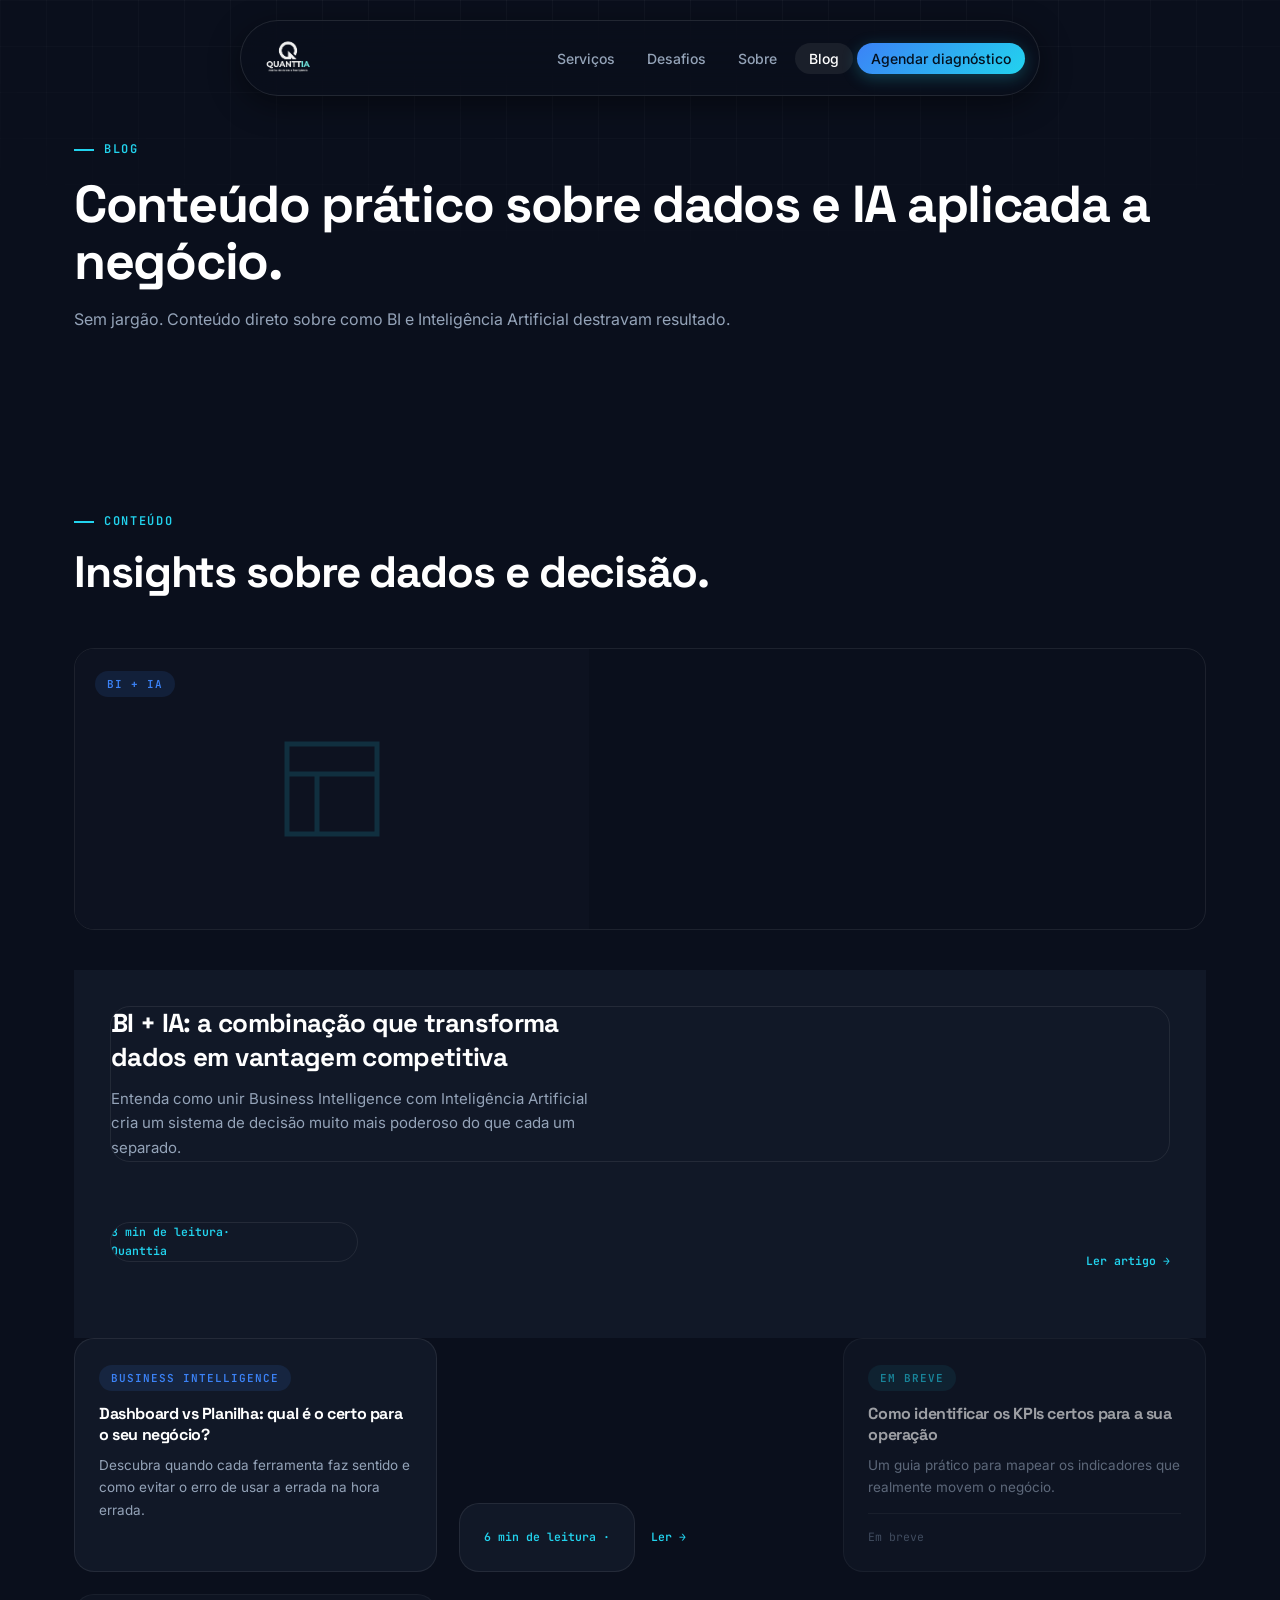
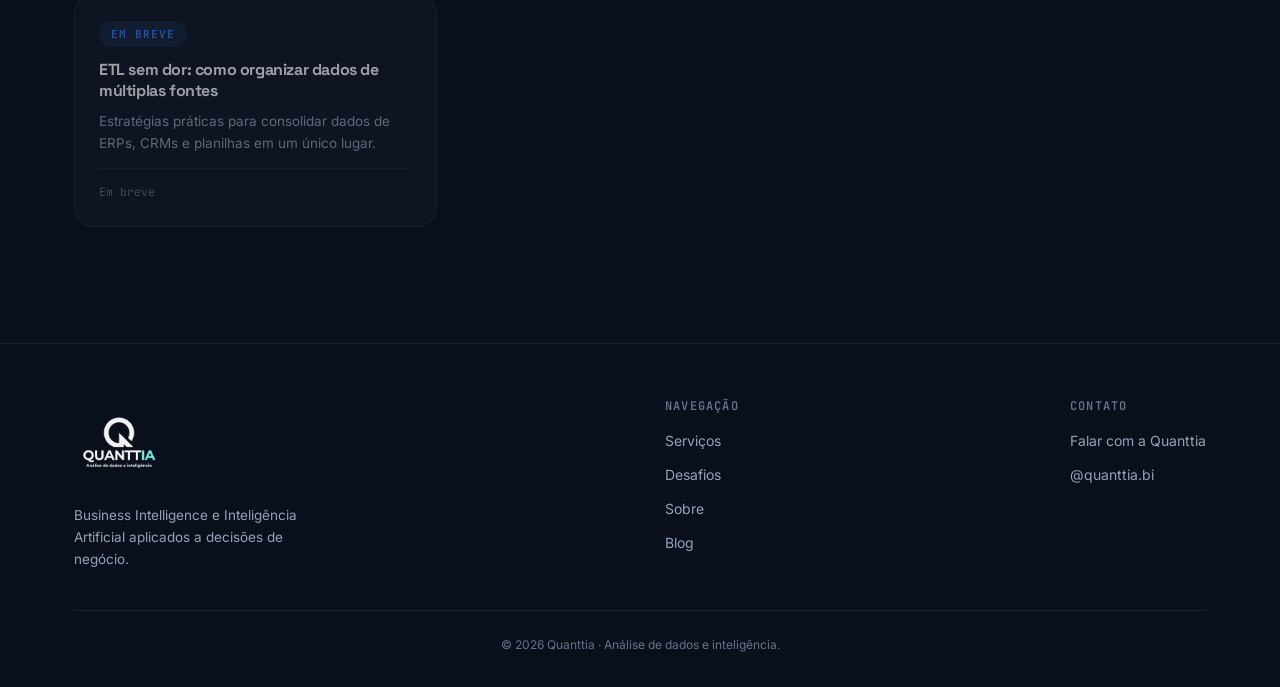
<file: blog.html>
﻿<!DOCTYPE html>
<html lang="pt-BR">
<head>
<meta charset="UTF-8">
<meta name="viewport" content="width=device-width, initial-scale=1.0">
<title>Blog | Quanttia | Conteúdo sobre BI, dados e IA aplicada a negócios</title>
<meta name="description" content="Artigos da Quanttia sobre Business Intelligence, automação e Inteligência Artificial aplicada a negócios.">
<link rel="preconnect" href="https://fonts.googleapis.com">
<link rel="preconnect" href="https://fonts.gstatic.com" crossorigin>
<link href="https://fonts.googleapis.com/css2?family=Space+Grotesk:wght@500;600;700&family=Inter:wght@400;500;600;700&family=JetBrains+Mono:wght@500;600&display=swap" rel="stylesheet">
<link rel="stylesheet" href="styles.css">
<style>
  /* destaque post */
  .post-destaque{display:grid;grid-template-columns:1fr 1.2fr;gap:0;border-radius:var(--radius-lg);overflow:hidden;border:1px solid var(--border);margin-bottom:40px;transition:border-color .25s, box-shadow .25s;}
  .post-destaque:hover{border-color:rgba(59,130,246,0.35);box-shadow:0 24px 60px rgba(0,0,0,0.4);}
  .post-destaque-visual{background:var(--surface-2);display:flex;align-items:center;justify-content:center;min-height:280px;position:relative;overflow:hidden;}
  .post-destaque-visual svg{opacity:.15;}
  .post-destaque-visual .cat-label{position:absolute;top:20px;left:20px;}
  .post-destaque-body{padding:36px;background:var(--surface);display:flex;flex-direction:column;justify-content:space-between;}
  .post-destaque-body h2{font-size:clamp(20px,2.2vw,26px);margin-bottom:12px;line-height:1.3;}
  .post-destaque-body p{font-size:15px;}
  .post-meta{display:flex;align-items:center;gap:16px;margin-top:auto;padding-top:20px;font-family:var(--ff-mono);font-size:11.5px;color:var(--muted-2);}
  .post-meta a{color:var(--cyan);font-weight:600;}
  .post-meta a:hover{text-decoration:underline;}

  /* grid secundário */
  .posts-grid{display:grid;grid-template-columns:repeat(3,1fr);gap:22px;}
  .post-card{padding:24px;}
  .post-card h3{font-size:16px;margin:12px 0 8px;line-height:1.35;}
  .post-card p{font-size:13.5px;}
  .post-card .post-meta{padding-top:14px;margin-top:14px;border-top:1px solid var(--border);}

  @media (max-width:900px){
    .post-destaque{grid-template-columns:1fr;}
    .post-destaque-visual{min-height:160px;}
    .posts-grid{grid-template-columns:1fr 1fr;}
  }
  @media (max-width:600px){
    .posts-grid{grid-template-columns:1fr;}
  }
</style>
</head>
<body>

<nav class="nav" id="nav">
  <div class="nav-pill">
    <a href="index.html" class="nav-logo">
      <img src="img/logo-dark.png" alt="Quanttia">
    </a>
    <ul class="nav-links" id="navLinks">
      <li><a href="servicos.html">Serviços</a></li>
      <li><a href="cases.html">Desafios</a></li>
      <li><a href="sobre.html">Sobre</a></li>
      <li><a href="blog.html" class="active">Blog</a></li>
      <li><a href="contato.html" class="nav-cta">Agendar diagnóstico</a></li>
    </ul>
    <button class="nav-toggle" id="navToggle" aria-label="Abrir menu"><span></span></button>
  </div>
</nav>

<header class="page-hero grid-bg">
  <div class="container" data-reveal>
    <div class="eyebrow">Blog</div>
    <h1>Conteúdo prático sobre dados e IA aplicada a negócio.</h1>
    <p>Sem jargão. Conteúdo direto sobre como BI e Inteligência Artificial destravam resultado.</p>
  </div>
</header>

<section>
  <div class="container">
    <div class="section-head" data-reveal>
      <div class="eyebrow">Conteúdo</div>
      <h2>Insights sobre dados e decisão.</h2>
    </div>

    <a href="blog-bi-mais-ia.html" class="post-destaque" data-reveal>
      <div class="post-destaque-visual">
        <span class="cat-label"><span class="badge-pill">BI + IA</span></span>
        <svg width="120" height="120" viewBox="0 0 24 24" fill="none" stroke="#22D3EE" stroke-width="1"><path d="M3 3h18v18H3zM3 9h18M9 21V9"/></svg>
      </div>
      <div class="post-destaque-body">
        <div>
          <h2>BI + IA: a combinação que transforma dados em vantagem competitiva</h2>
          <p>Entenda como unir Business Intelligence com Inteligência Artificial cria um sistema de decisão muito mais poderoso do que cada um separado.</p>
        </div>
        <div class="post-meta">
          <span>8 min de leitura</span>
          <span>·</span>
          <span>Quanttia</span>
          <a href="blog-bi-mais-ia.html" style="margin-left:auto;">Ler artigo →</a>
        </div>
      </div>
    </a>

    <div class="posts-grid">
      <a href="blog-dashboard-vs-planilha.html" class="card post-card" data-reveal>
        <span class="badge-pill">Business Intelligence</span>
        <h3>Dashboard vs Planilha: qual é o certo para o seu negócio?</h3>
        <p>Descubra quando cada ferramenta faz sentido e como evitar o erro de usar a errada na hora errada.</p>
        <div class="post-meta">
          <span>6 min de leitura</span>
          <span>·</span>
          <a href="blog-dashboard-vs-planilha.html">Ler →</a>
        </div>
      </a>
      <div class="card post-card" data-reveal style="opacity:.6;pointer-events:none;">
        <span class="badge-pill cyan">Em breve</span>
        <h3>Como identificar os KPIs certos para a sua operação</h3>
        <p>Um guia prático para mapear os indicadores que realmente movem o negócio.</p>
        <div class="post-meta"><span>Em breve</span></div>
      </div>
      <div class="card post-card" data-reveal style="opacity:.6;pointer-events:none;">
        <span class="badge-pill">Em breve</span>
        <h3>ETL sem dor: como organizar dados de múltiplas fontes</h3>
        <p>Estratégias práticas para consolidar dados de ERPs, CRMs e planilhas em um único lugar.</p>
        <div class="post-meta"><span>Em breve</span></div>
      </div>
    </div>
  </div>
</section>

<footer>
  <div class="container">
    <div class="footer-top">
      <div class="footer-brand-col">
        <div class="footer-brand">
          <img src="img/logo-dark.png" alt="Quanttia">
        </div>
        <p>Business Intelligence e Inteligência Artificial aplicados a decisões de negócio.</p>
      </div>
      <div class="footer-links-col">
        <h4>Navegação</h4>
        <a href="servicos.html">Serviços</a>
        <a href="cases.html">Desafios</a>
        <a href="sobre.html">Sobre</a>
        <a href="blog.html">Blog</a>
      </div>
      <div class="footer-links-col">
        <h4>Contato</h4>
        <a href="contato.html">Falar com a Quanttia</a>
        <a href="https://instagram.com/quanttia.bi" target="_blank" rel="noopener">@quanttia.bi</a>
      </div>
    </div>
    <p class="footer-bottom">© <span id="year"></span> Quanttia · Análise de dados e inteligência.</p>
  </div>
</footer>

<script src="script.js"></script>
</body>
</html>
</file>
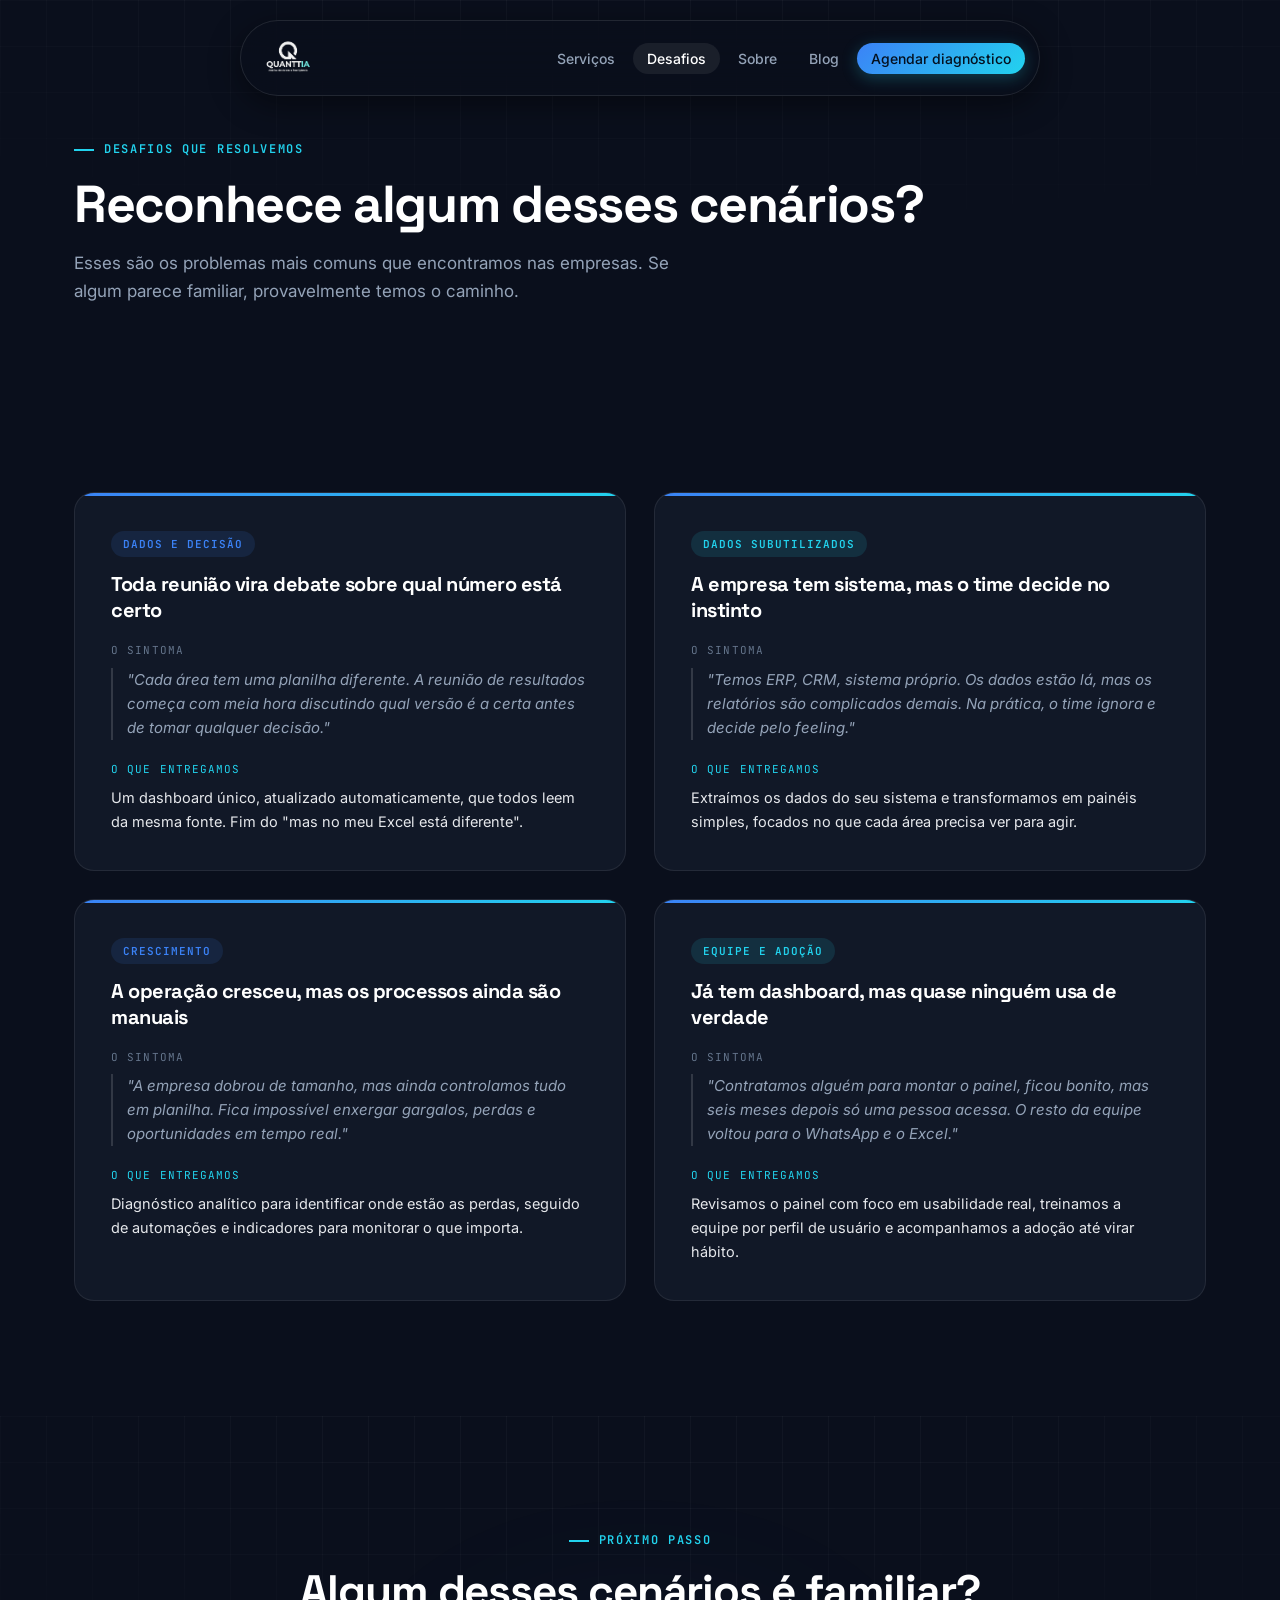
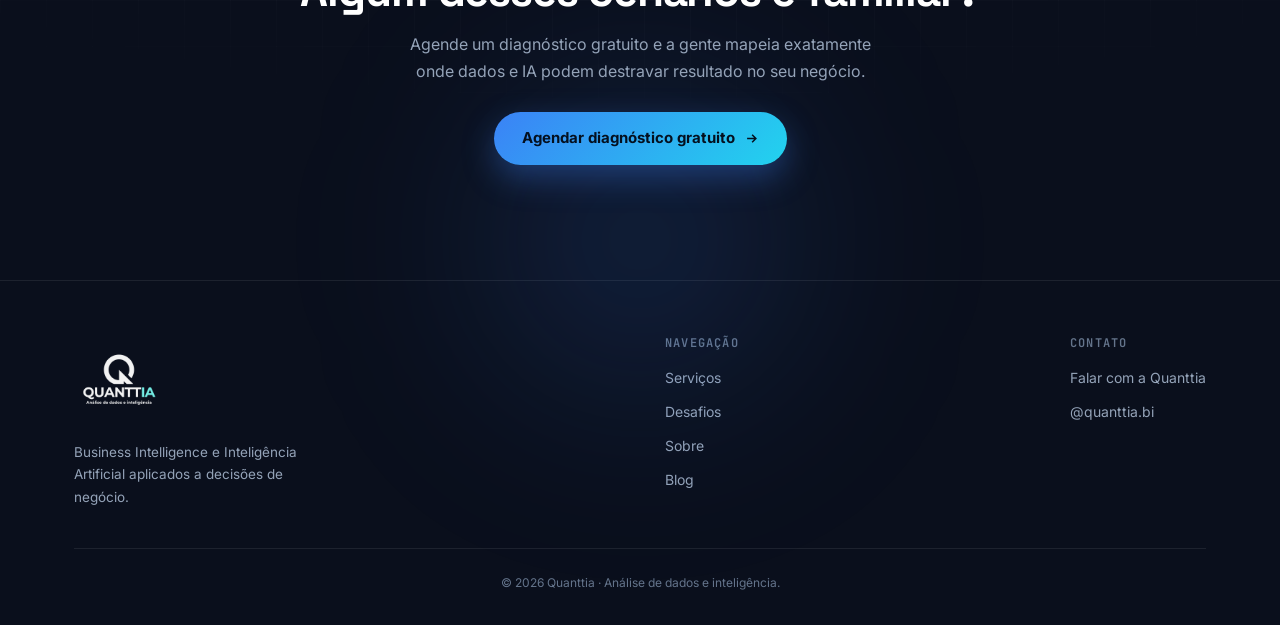
<file: cases.html>
<!DOCTYPE html>
<html lang="pt-BR">
<head>
<meta charset="UTF-8">
<meta name="viewport" content="width=device-width, initial-scale=1.0">
<title>Desafios que resolvemos | Quanttia</title>
<meta name="description" content="Conheça os desafios mais comuns que a Quanttia resolve com Business Intelligence e Inteligência Artificial.">
<link rel="preconnect" href="https://fonts.googleapis.com">
<link rel="preconnect" href="https://fonts.gstatic.com" crossorigin>
<link href="https://fonts.googleapis.com/css2?family=Space+Grotesk:wght@500;600;700&family=Inter:wght@400;500;600;700&family=JetBrains+Mono:wght@500;600&display=swap" rel="stylesheet">
<link rel="stylesheet" href="styles.css">
<style>
  .desafios-grid{display:grid;grid-template-columns:1fr 1fr;gap:28px;margin-top:8px;}
  .desafio-card{padding:36px;position:relative;overflow:hidden;}
  .desafio-card::before{content:"";position:absolute;top:0;left:0;right:0;height:3px;background:var(--gradient-data);}
  .desafio-card .sintoma{margin:18px 0 0;}
  .desafio-card .sintoma-label{font-family:var(--ff-mono);font-size:11px;color:var(--muted-2);letter-spacing:.1em;text-transform:uppercase;margin-bottom:8px;}
  .desafio-card .sintoma p{font-size:15px;color:var(--muted);font-style:italic;line-height:1.6;border-left:2px solid var(--border-strong);padding-left:14px;}
  .desafio-card .solucao{margin-top:20px;}
  .desafio-card .solucao-label{font-family:var(--ff-mono);font-size:11px;color:var(--cyan);letter-spacing:.1em;text-transform:uppercase;margin-bottom:8px;}
  .desafio-card .solucao p{font-size:14.5px;color:var(--text);line-height:1.65;}
  .desafio-card h3{font-size:20px;margin:14px 0 0;line-height:1.3;}
  @media (max-width:760px){
    .desafios-grid{grid-template-columns:1fr;}
  }
</style>
</head>
<body>

<nav class="nav" id="nav">
  <div class="nav-pill">
    <a href="index.html" class="nav-logo">
      <img src="img/logo-dark.png" alt="Quanttia">
    </a>
    <ul class="nav-links" id="navLinks">
      <li><a href="servicos.html">Serviços</a></li>
      <li><a href="cases.html" class="active">Desafios</a></li>
      <li><a href="sobre.html">Sobre</a></li>
      <li><a href="blog.html">Blog</a></li>
      <li><a href="contato.html" class="nav-cta">Agendar diagnóstico</a></li>
    </ul>
    <button class="nav-toggle" id="navToggle" aria-label="Abrir menu"><span></span></button>
  </div>
</nav>

<header class="page-hero grid-bg">
  <div class="container" data-reveal>
    <div class="eyebrow">Desafios que resolvemos</div>
    <h1>Reconhece algum desses cenários?</h1>
    <p class="lead">Esses são os problemas mais comuns que encontramos nas empresas. Se algum parece familiar, provavelmente temos o caminho.</p>
  </div>
</header>

<section>
  <div class="container">
    <div class="desafios-grid">

      <div class="card desafio-card" data-reveal>
        <span class="badge-pill">Dados e decisão</span>
        <h3>Toda reunião vira debate sobre qual número está certo</h3>
        <div class="sintoma">
          <div class="sintoma-label">O sintoma</div>
          <p>"Cada área tem uma planilha diferente. A reunião de resultados começa com meia hora discutindo qual versão é a certa antes de tomar qualquer decisão."</p>
        </div>
        <div class="solucao">
          <div class="solucao-label">O que entregamos</div>
          <p>Um dashboard único, atualizado automaticamente, que todos leem da mesma fonte. Fim do "mas no meu Excel está diferente".</p>
        </div>
      </div>

      <div class="card desafio-card" data-reveal>
        <span class="badge-pill cyan">Dados subutilizados</span>
        <h3>A empresa tem sistema, mas o time decide no instinto</h3>
        <div class="sintoma">
          <div class="sintoma-label">O sintoma</div>
          <p>"Temos ERP, CRM, sistema próprio. Os dados estão lá, mas os relatórios são complicados demais. Na prática, o time ignora e decide pelo feeling."</p>
        </div>
        <div class="solucao">
          <div class="solucao-label">O que entregamos</div>
          <p>Extraímos os dados do seu sistema e transformamos em painéis simples, focados no que cada área precisa ver para agir.</p>
        </div>
      </div>

      <div class="card desafio-card" data-reveal>
        <span class="badge-pill">Crescimento</span>
        <h3>A operação cresceu, mas os processos ainda são manuais</h3>
        <div class="sintoma">
          <div class="sintoma-label">O sintoma</div>
          <p>"A empresa dobrou de tamanho, mas ainda controlamos tudo em planilha. Fica impossível enxergar gargalos, perdas e oportunidades em tempo real."</p>
        </div>
        <div class="solucao">
          <div class="solucao-label">O que entregamos</div>
          <p>Diagnóstico analítico para identificar onde estão as perdas, seguido de automações e indicadores para monitorar o que importa.</p>
        </div>
      </div>

      <div class="card desafio-card" data-reveal>
        <span class="badge-pill cyan">Equipe e adoção</span>
        <h3>Já tem dashboard, mas quase ninguém usa de verdade</h3>
        <div class="sintoma">
          <div class="sintoma-label">O sintoma</div>
          <p>"Contratamos alguém para montar o painel, ficou bonito, mas seis meses depois só uma pessoa acessa. O resto da equipe voltou para o WhatsApp e o Excel."</p>
        </div>
        <div class="solucao">
          <div class="solucao-label">O que entregamos</div>
          <p>Revisamos o painel com foco em usabilidade real, treinamos a equipe por perfil de usuário e acompanhamos a adoção até virar hábito.</p>
        </div>
      </div>

    </div>
  </div>
</section>

<section class="grid-bg">
  <div class="glow-spot" style="width:400px;height:400px;bottom:-160px;left:calc(50% - 200px);"></div>
  <div class="container" style="text-align:center;position:relative;z-index:1;" data-reveal>
    <div class="eyebrow" style="justify-content:center;">Próximo passo</div>
    <h2 style="margin-bottom:16px;">Algum desses cenários é familiar?</h2>
    <p style="max-width:480px;margin:0 auto 28px;">Agende um diagnóstico gratuito e a gente mapeia exatamente onde dados e IA podem destravar resultado no seu negócio.</p>
    <a href="contato.html" class="btn-primary">
      Agendar diagnóstico gratuito
      <svg width="15" height="15" viewBox="0 0 24 24" fill="none" stroke="currentColor" stroke-width="2.4"><path d="M5 12h14M13 6l6 6-6 6"/></svg>
    </a>
  </div>
</section>

<footer>
  <div class="container">
    <div class="footer-top">
      <div class="footer-brand-col">
        <div class="footer-brand">
          <img src="img/logo-dark.png" alt="Quanttia">
        </div>
        <p>Business Intelligence e Inteligência Artificial aplicados a decisões de negócio.</p>
      </div>
      <div class="footer-links-col">
        <h4>Navegação</h4>
        <a href="servicos.html">Serviços</a>
        <a href="cases.html">Desafios</a>
        <a href="sobre.html">Sobre</a>
        <a href="blog.html">Blog</a>
      </div>
      <div class="footer-links-col">
        <h4>Contato</h4>
        <a href="contato.html">Falar com a Quanttia</a>
        <a href="https://instagram.com/quanttia.bi" target="_blank" rel="noopener">@quanttia.bi</a>
      </div>
    </div>
    <p class="footer-bottom">© <span id="year"></span> Quanttia · Análise de dados e inteligência.</p>
  </div>
</footer>

<script src="script.js"></script>
</body>
</html>
</file>
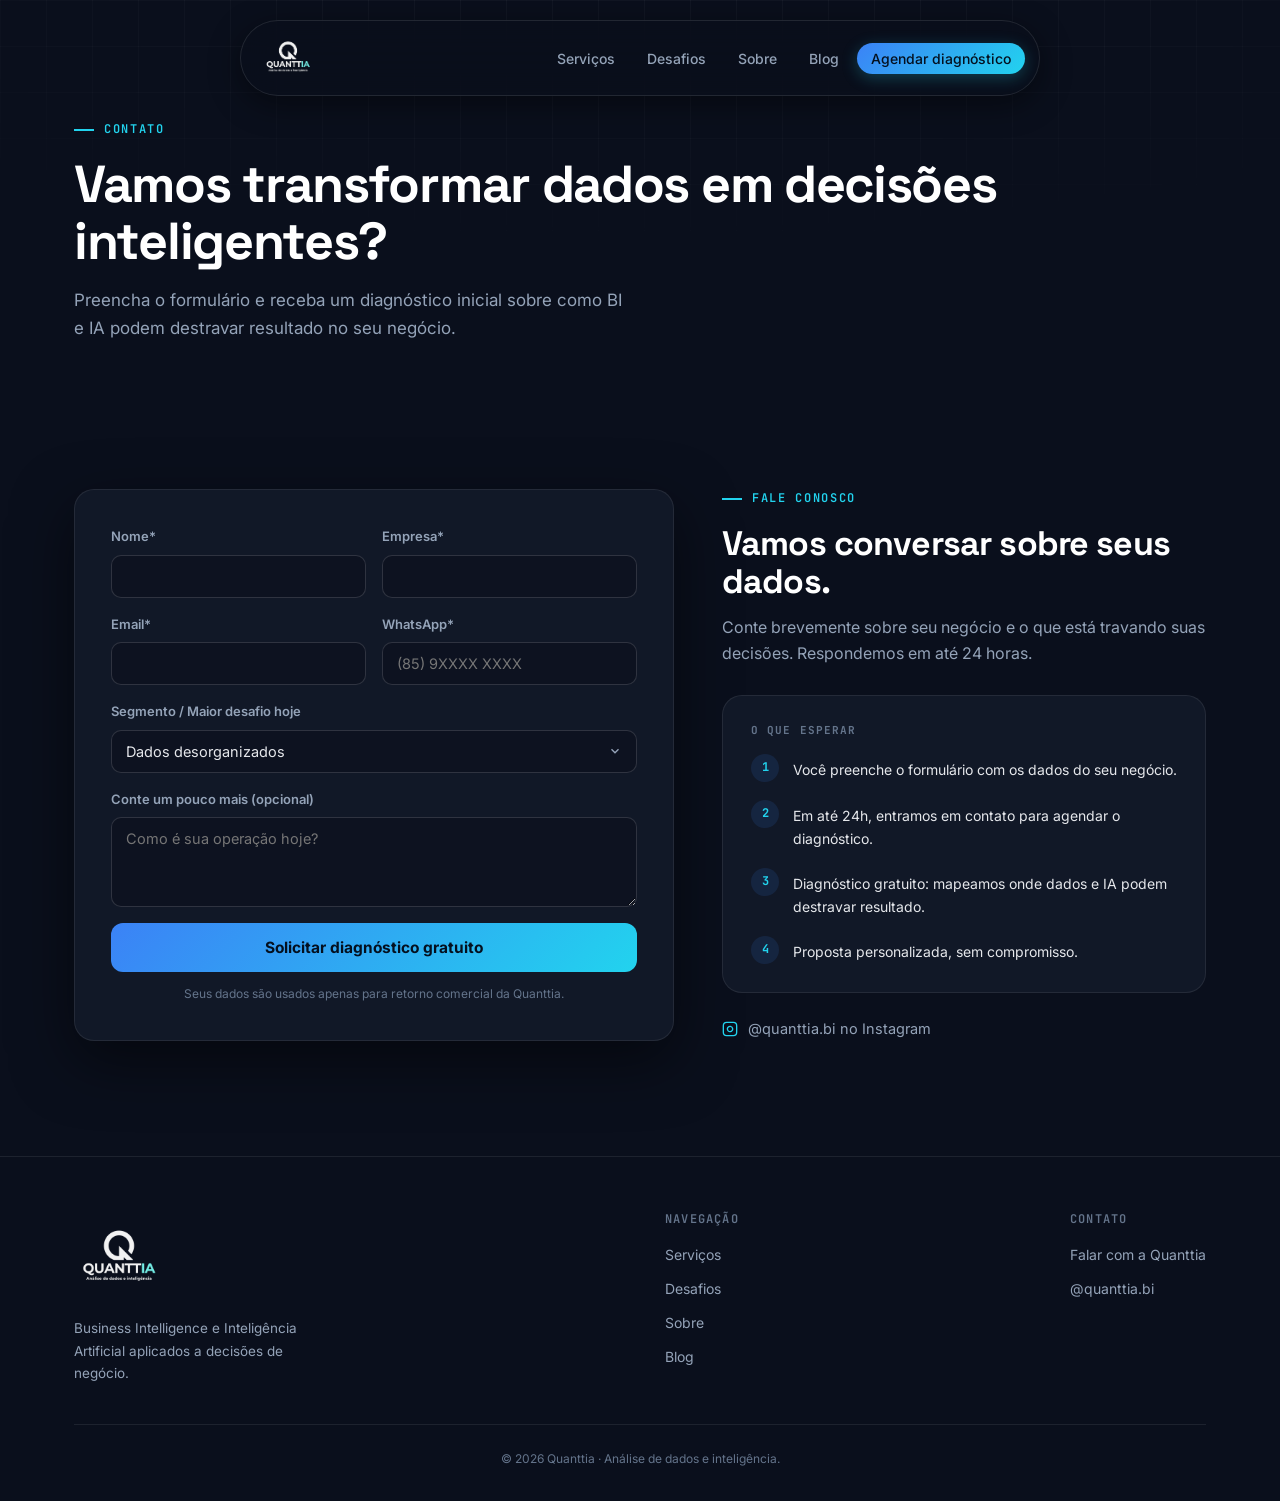
<file: contato.html>
﻿<!DOCTYPE html>
<html lang="pt-BR">
<head>
<meta charset="UTF-8">
<meta name="viewport" content="width=device-width, initial-scale=1.0">
<title>Contato | Quanttia | Agende um diagnóstico gratuito</title>
<meta name="description" content="Fale com a Quanttia e agende um diagnóstico gratuito sobre Business Intelligence e Inteligência Artificial para sua empresa.">
<link rel="preconnect" href="https://fonts.googleapis.com">
<link rel="preconnect" href="https://fonts.gstatic.com" crossorigin>
<link href="https://fonts.googleapis.com/css2?family=Space+Grotesk:wght@500;600;700&family=Inter:wght@400;500;600;700&family=JetBrains+Mono:wght@500;600&display=swap" rel="stylesheet">
<link rel="stylesheet" href="styles.css">
<style>
  .page-hero p.lead{max-width:560px;}
  .page-hero{padding:120px 0 32px;}

  .contato-grid{display:grid;grid-template-columns:1fr 1fr;gap:48px;align-items:start;}
  .contato-info h2{font-size:clamp(24px,2.8vw,34px);margin-bottom:14px;}
  .contato-info p{font-size:16px;margin-bottom:28px;}

  .next-steps{background:var(--surface);border:1px solid var(--border);border-radius:var(--radius-lg);padding:28px;margin-top:28px;}
  .next-steps h4{font-family:var(--ff-mono);font-size:11px;letter-spacing:.1em;text-transform:uppercase;color:var(--muted-2);margin-bottom:18px;}
  .next-step-item{display:flex;gap:14px;align-items:flex-start;margin-bottom:18px;}
  .next-step-item:last-child{margin-bottom:0;}
  .step-num{
    flex-shrink:0;width:28px;height:28px;border-radius:50%;
    background:rgba(59,130,246,0.12);color:var(--cyan);
    font-family:var(--ff-mono);font-size:12px;font-weight:700;
    display:flex;align-items:center;justify-content:center;
  }
  .step-text{font-size:14px;color:var(--text);padding-top:4px;}

  .contato-links{display:flex;flex-direction:column;gap:12px;margin-top:24px;}
  .contato-link{display:flex;align-items:center;gap:10px;font-size:14.5px;color:var(--muted);transition:color .2s;}
  .contato-link:hover{color:var(--text);}
  .contato-link svg{flex-shrink:0;color:var(--cyan);}

  @media (max-width:860px){
    .contato-grid{grid-template-columns:1fr;}
  }
</style>
</head>
<body>

<nav class="nav" id="nav">
  <div class="nav-pill">
    <a href="index.html" class="nav-logo">
      <img src="img/logo-dark.png" alt="Quanttia">
    </a>
    <ul class="nav-links" id="navLinks">
      <li><a href="servicos.html">Serviços</a></li>
      <li><a href="cases.html">Desafios</a></li>
      <li><a href="sobre.html">Sobre</a></li>
      <li><a href="blog.html">Blog</a></li>
      <li><a href="contato.html" class="nav-cta">Agendar diagnóstico</a></li>
    </ul>
    <button class="nav-toggle" id="navToggle" aria-label="Abrir menu"><span></span></button>
  </div>
</nav>

<header class="page-hero grid-bg">
  <div class="container" data-reveal>
    <div class="eyebrow">Contato</div>
    <h1>Vamos transformar dados em decisões inteligentes?</h1>
    <p class="lead">Preencha o formulário e receba um diagnóstico inicial sobre como BI e IA podem destravar resultado no seu negócio.</p>
  </div>
</header>

<section>
  <div class="container">
    <div class="contato-grid">
      <!-- Coluna esquerda: formulário existente -->
      <div>
        <div class="form-card" data-reveal>
          <form id="leadForm">
            <div class="form-row">
              <div class="field"><label for="nome">Nome*</label><input type="text" id="nome" name="nome" required></div>
              <div class="field"><label for="empresa">Empresa*</label><input type="text" id="empresa" name="empresa" required></div>
            </div>
            <div class="form-row">
              <div class="field"><label for="email">Email*</label><input type="email" id="email" name="email" required></div>
              <div class="field"><label for="telefone">WhatsApp*</label><input type="tel" id="telefone" name="telefone" placeholder="(85) 9XXXX XXXX" required></div>
            </div>
            <div class="form-row">
              <div class="field full">
                <label for="segmento">Segmento / Maior desafio hoje</label>
                <select id="segmento" name="segmento">
                  <option value="Dados desorganizados">Dados desorganizados</option>
                  <option value="Falta de automação">Falta de automação</option>
                  <option value="Indicadores pouco claros">Indicadores pouco claros</option>
                  <option value="Outro">Outro</option>
                </select>
              </div>
            </div>
            <div class="form-row">
              <div class="field full"><label for="mensagem">Conte um pouco mais (opcional)</label><textarea id="mensagem" name="mensagem" placeholder="Como é sua operação hoje?"></textarea></div>
            </div>
            <button type="submit" class="submit-btn" id="submitBtn">Solicitar diagnóstico gratuito</button>
            <p class="form-note">Seus dados são usados apenas para retorno comercial da Quanttia.</p>
            <div class="form-status" id="formStatus"></div>
          </form>
        </div>
      </div>

      <!-- Coluna direita: informações -->
      <div class="contato-info" data-reveal>
        <div class="eyebrow">Fale conosco</div>
        <h2>Vamos conversar sobre seus dados.</h2>
        <p>Conte brevemente sobre seu negócio e o que está travando suas decisões. Respondemos em até 24 horas.</p>

        <div class="next-steps">
          <h4>O que esperar</h4>
          <div class="next-step-item">
            <div class="step-num">1</div>
            <div class="step-text">Você preenche o formulário com os dados do seu negócio.</div>
          </div>
          <div class="next-step-item">
            <div class="step-num">2</div>
            <div class="step-text">Em até 24h, entramos em contato para agendar o diagnóstico.</div>
          </div>
          <div class="next-step-item">
            <div class="step-num">3</div>
            <div class="step-text">Diagnóstico gratuito: mapeamos onde dados e IA podem destravar resultado.</div>
          </div>
          <div class="next-step-item">
            <div class="step-num">4</div>
            <div class="step-text">Proposta personalizada, sem compromisso.</div>
          </div>
        </div>

        <div class="contato-links">
          <a href="https://instagram.com/quanttia.bi" target="_blank" rel="noopener" class="contato-link">
            <svg width="16" height="16" viewBox="0 0 24 24" fill="none" stroke="currentColor" stroke-width="2"><rect x="2" y="2" width="20" height="20" rx="5"/><path d="M16 11.37A4 4 0 1 1 12.63 8 4 4 0 0 1 16 11.37z"/><line x1="17.5" y1="6.5" x2="17.51" y2="6.5"/></svg>
            @quanttia.bi no Instagram
          </a>
        </div>
      </div>
    </div>
  </div>
</section>

<footer>
  <div class="container">
    <div class="footer-top">
      <div class="footer-brand-col">
        <div class="footer-brand">
          <img src="img/logo-dark.png" alt="Quanttia">
        </div>
        <p>Business Intelligence e Inteligência Artificial aplicados a decisões de negócio.</p>
      </div>
      <div class="footer-links-col">
        <h4>Navegação</h4>
        <a href="servicos.html">Serviços</a>
        <a href="cases.html">Desafios</a>
        <a href="sobre.html">Sobre</a>
        <a href="blog.html">Blog</a>
      </div>
      <div class="footer-links-col">
        <h4>Contato</h4>
        <a href="contato.html">Falar com a Quanttia</a>
        <a href="https://instagram.com/quanttia.bi" target="_blank" rel="noopener">@quanttia.bi</a>
      </div>
    </div>
    <p class="footer-bottom">© <span id="year"></span> Quanttia · Análise de dados e inteligência.</p>
  </div>
</footer>

<script src="script.js"></script>
<script>
/* =================================================================
   CAPTAÇÃO DE LEAD — envia via Web3Forms (gratuito, sem limite)
   Os leads chegam no seu email cadastrado no Web3Forms.

   PASSO A PASSO PARA ATIVAR:
   1) Acesse https://web3forms.com e clique em "Get your Access Key"
   2) Digite o email da Quanttia — você receberá um link de confirmação
   3) Confirme o email e copie a Access Key gerada
   4) Cole a chave na constante WEB3FORMS_KEY abaixo
================================================================= */
const WEB3FORMS_KEY = '9a0aa819-40de-4e21-9253-84a399645611';

const form = document.getElementById('leadForm');
const submitBtn = document.getElementById('submitBtn');
const statusEl = document.getElementById('formStatus');

form.addEventListener('submit', async (e) => {
  e.preventDefault();
  statusEl.className = 'form-status';
  submitBtn.disabled = true;
  submitBtn.textContent = 'Enviando...';

  const payload = {
    access_key: WEB3FORMS_KEY,
    subject: 'Novo lead: ' + form.empresa.value,
    from_name: form.nome.value,
    nome: form.nome.value,
    empresa: form.empresa.value,
    email: form.email.value,
    telefone: form.telefone.value,
    segmento: form.segmento.value,
    mensagem: form.mensagem.value
  };

  try {
    const res = await fetch('https://api.web3forms.com/submit', {
      method: 'POST',
      headers: { 'Content-Type': 'application/json', 'Accept': 'application/json' },
      body: JSON.stringify(payload)
    });

    const data = await res.json();

    if (data.success) {
      statusEl.textContent = 'Recebemos sua solicitação. Em breve a Quanttia entra em contato.';
      statusEl.className = 'form-status success';
      form.reset();
    } else {
      throw new Error(data.message || 'submit failed');
    }
  } catch (err) {
    statusEl.textContent = 'Erro: ' + err.message;
    statusEl.className = 'form-status error';
  } finally {
    submitBtn.disabled = false;
    submitBtn.textContent = 'Solicitar diagnóstico gratuito';
  }
});
</script>
</body>
</html>
</file>
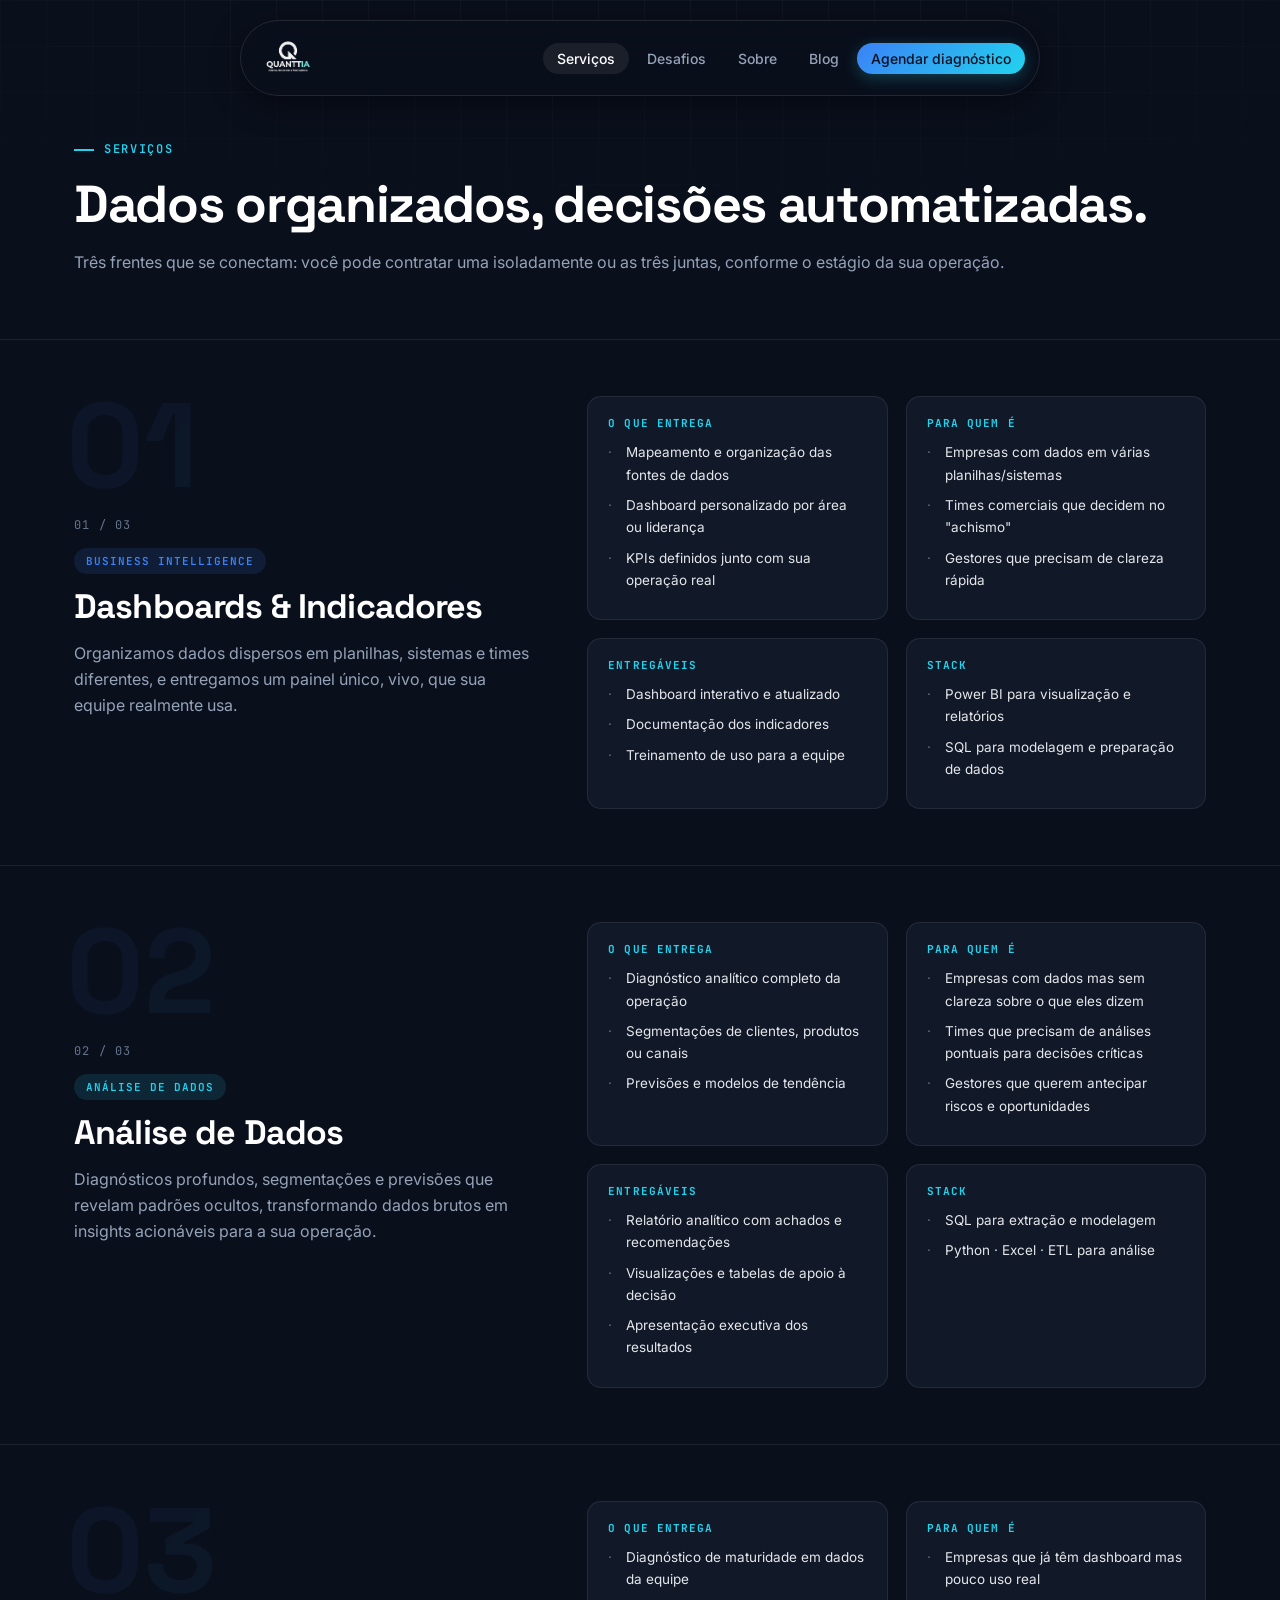
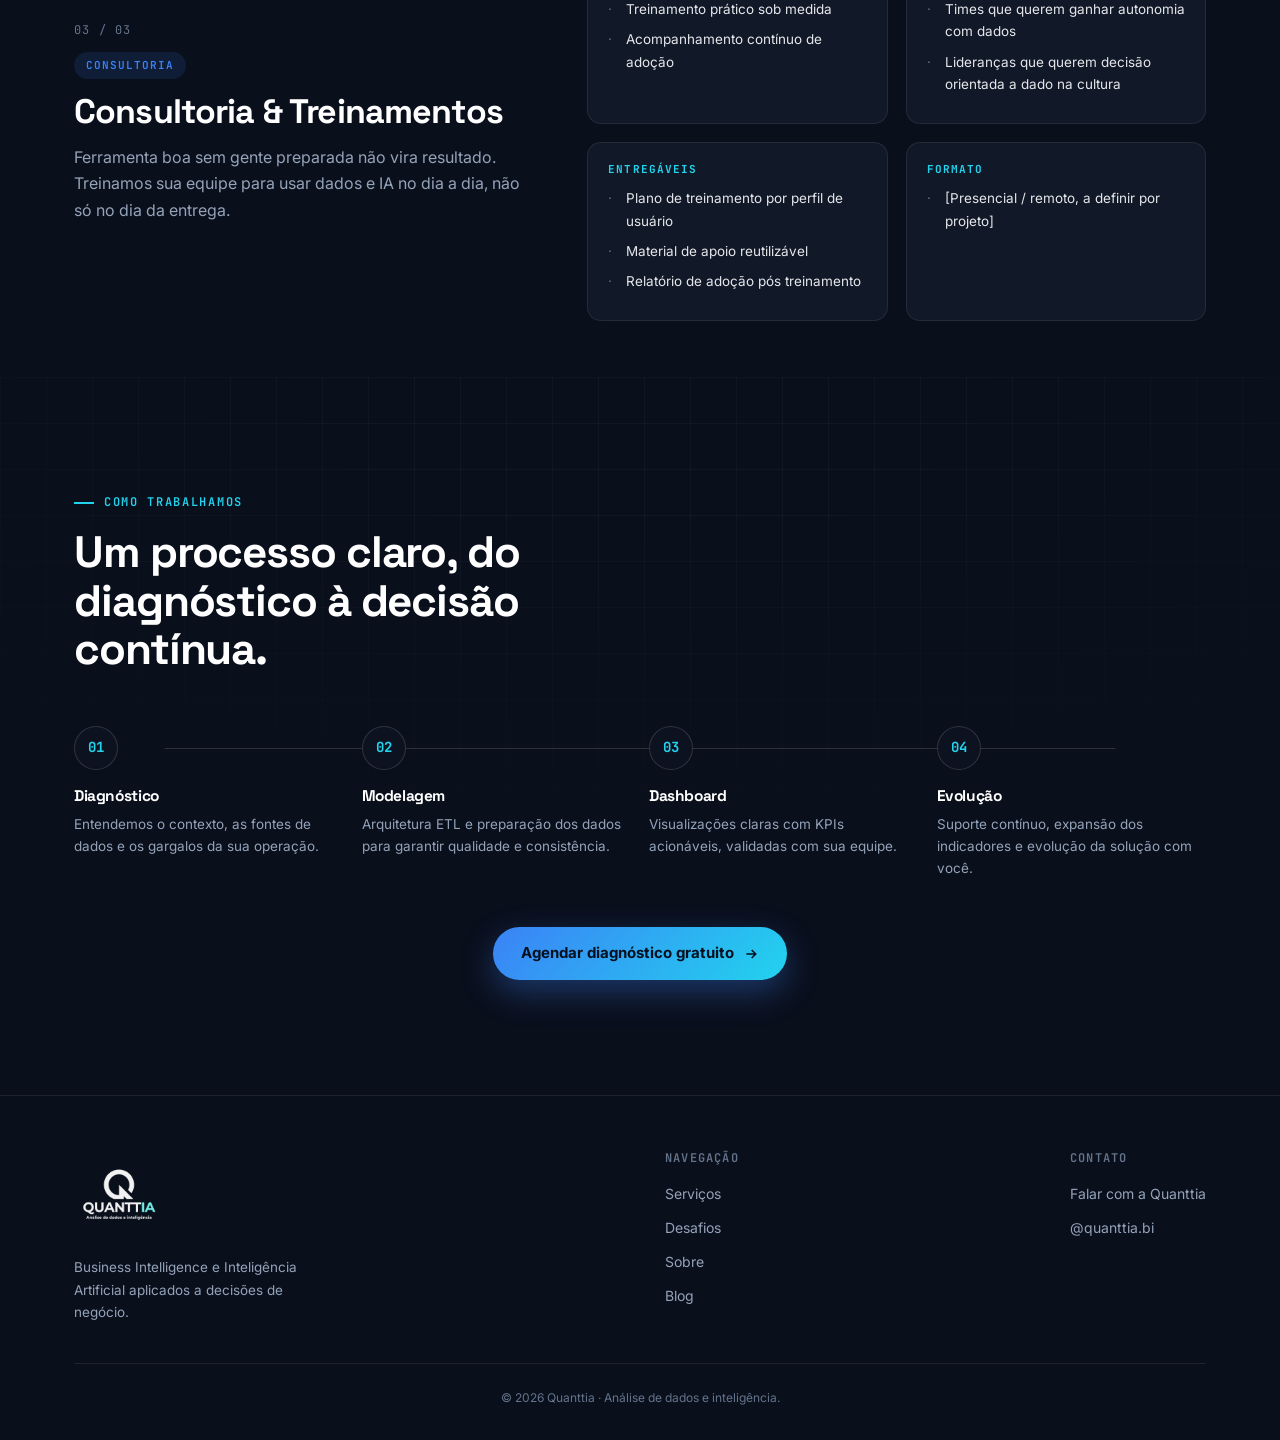
<file: servicos.html>
﻿<!DOCTYPE html>
<html lang="pt-BR">
<head>
<meta charset="UTF-8">
<meta name="viewport" content="width=device-width, initial-scale=1.0">
<title>Serviços | Quanttia | BI, Análise de Dados, IA e Consultoria</title>
<meta name="description" content="Conheça os serviços da Quanttia: dashboards e indicadores, automação e inteligência artificial, consultoria e treinamentos para sua equipe.">
<link rel="preconnect" href="https://fonts.googleapis.com">
<link rel="preconnect" href="https://fonts.gstatic.com" crossorigin>
<link href="https://fonts.googleapis.com/css2?family=Space+Grotesk:wght@500;600;700&family=Inter:wght@400;500;600;700&family=JetBrains+Mono:wght@500;600&display=swap" rel="stylesheet">
<link rel="stylesheet" href="styles.css">
<style>
  .service-block{padding:56px 0;border-top:1px solid var(--border);}
  .service-block .container{display:grid;grid-template-columns:0.85fr 1.15fr;gap:56px;align-items:start;}
  .service-num{font-family:var(--ff-mono);font-size:12px;color:var(--muted-2);margin-bottom:10px;letter-spacing:.1em;text-transform:uppercase;}
  .service-block h2{font-size:clamp(24px,2.8vw,34px);margin-bottom:14px;}
  .service-block .lead{font-size:16px;margin-bottom:6px;}
  .service-block-left{position:relative;}
  .service-num-deco{
    position:absolute;top:-10px;left:-8px;
    font-family:var(--ff-display);font-size:120px;font-weight:700;line-height:1;
    background:var(--gradient-data);-webkit-background-clip:text;background-clip:text;color:transparent;
    opacity:.055;pointer-events:none;user-select:none;z-index:0;
  }
  .service-block-left > *{position:relative;z-index:1;}
  .detail-grid{display:grid;grid-template-columns:1fr 1fr;gap:18px;}
  .detail-card{background:var(--surface);border:1px solid var(--border);border-radius:14px;padding:20px;transition:border-color .2s;}
  .detail-card:hover{border-color:rgba(59,130,246,0.35);}
  .detail-card h4{font-size:11px;color:var(--cyan);font-family:var(--ff-mono);letter-spacing:.1em;margin-bottom:12px;text-transform:uppercase;}
  .detail-card ul li{font-size:13.5px;color:var(--text);margin-bottom:8px;padding-left:18px;position:relative;}
  .detail-card ul li::before{content:"·";position:absolute;left:0;color:var(--muted-2);}
  .stack-note{grid-column:1/-1;font-size:12px;color:var(--muted-2);font-style:italic;margin-top:4px;}
  @media (max-width:900px){
    .service-block .container{grid-template-columns:1fr;}
    .detail-grid{grid-template-columns:1fr;}
  }
</style>
</head>
<body>

<nav class="nav" id="nav">
  <div class="nav-pill">
    <a href="index.html" class="nav-logo">
      <img src="img/logo-dark.png" alt="Quanttia">
    </a>
    <ul class="nav-links" id="navLinks">
      <li><a href="servicos.html" class="active">Serviços</a></li>
      <li><a href="cases.html">Desafios</a></li>
      <li><a href="sobre.html">Sobre</a></li>
      <li><a href="blog.html">Blog</a></li>
      <li><a href="contato.html" class="nav-cta">Agendar diagnóstico</a></li>
    </ul>
    <button class="nav-toggle" id="navToggle" aria-label="Abrir menu"><span></span></button>
  </div>
</nav>

<header class="page-hero grid-bg">
  <div class="container" data-reveal>
    <div class="eyebrow">Serviços</div>
    <h1>Dados organizados, decisões automatizadas.</h1>
    <p>Três frentes que se conectam: você pode contratar uma isoladamente ou as três juntas, conforme o estágio da sua operação.</p>
  </div>
</header>

<!-- SERVIÇO 1 -->
<section class="service-block">
  <div class="container">
    <div class="service-block-left" data-reveal>
      <div class="service-num-deco">01</div>
      <div class="service-num">01 / 03</div>
      <span class="badge-pill">BUSINESS INTELLIGENCE</span>
      <h2 style="margin-top:14px;">Dashboards & Indicadores</h2>
      <p class="lead">Organizamos dados dispersos em planilhas, sistemas e times diferentes, e entregamos um painel único, vivo, que sua equipe realmente usa.</p>
    </div>
    <div class="detail-grid" data-reveal>
      <div class="detail-card">
        <h4>O que entrega</h4>
        <ul>
          <li>Mapeamento e organização das fontes de dados</li>
          <li>Dashboard personalizado por área ou liderança</li>
          <li>KPIs definidos junto com sua operação real</li>
        </ul>
      </div>
      <div class="detail-card">
        <h4>Para quem é</h4>
        <ul>
          <li>Empresas com dados em várias planilhas/sistemas</li>
          <li>Times comerciais que decidem no "achismo"</li>
          <li>Gestores que precisam de clareza rápida</li>
        </ul>
      </div>
      <div class="detail-card">
        <h4>Entregáveis</h4>
        <ul>
          <li>Dashboard interativo e atualizado</li>
          <li>Documentação dos indicadores</li>
          <li>Treinamento de uso para a equipe</li>
        </ul>
      </div>
      <div class="detail-card">
        <h4>Stack</h4>
        <ul>
          <li>Power BI para visualização e relatórios</li>
          <li>SQL para modelagem e preparação de dados</li>
        </ul>
      </div>
    </div>
  </div>
</section>

<!-- SERVIÇO 2 -->
<section class="service-block">
  <div class="container">
    <div class="service-block-left" data-reveal>
      <div class="service-num-deco">02</div>
      <div class="service-num">02 / 03</div>
      <span class="badge-pill cyan">ANÁLISE DE DADOS</span>
      <h2 style="margin-top:14px;">Análise de Dados</h2>
      <p class="lead">Diagnósticos profundos, segmentações e previsões que revelam padrões ocultos, transformando dados brutos em insights acionáveis para a sua operação.</p>
    </div>
    <div class="detail-grid" data-reveal>
      <div class="detail-card">
        <h4>O que entrega</h4>
        <ul>
          <li>Diagnóstico analítico completo da operação</li>
          <li>Segmentações de clientes, produtos ou canais</li>
          <li>Previsões e modelos de tendência</li>
        </ul>
      </div>
      <div class="detail-card">
        <h4>Para quem é</h4>
        <ul>
          <li>Empresas com dados mas sem clareza sobre o que eles dizem</li>
          <li>Times que precisam de análises pontuais para decisões críticas</li>
          <li>Gestores que querem antecipar riscos e oportunidades</li>
        </ul>
      </div>
      <div class="detail-card">
        <h4>Entregáveis</h4>
        <ul>
          <li>Relatório analítico com achados e recomendações</li>
          <li>Visualizações e tabelas de apoio à decisão</li>
          <li>Apresentação executiva dos resultados</li>
        </ul>
      </div>
      <div class="detail-card">
        <h4>Stack</h4>
        <ul>
          <li>SQL para extração e modelagem</li>
          <li>Python · Excel · ETL para análise</li>
        </ul>
      </div>
    </div>
  </div>
</section>

<!-- SERVIÇO 3 -->
<section class="service-block">
  <div class="container">
    <div class="service-block-left" data-reveal>
      <div class="service-num-deco">03</div>
      <div class="service-num">03 / 03</div>
      <span class="badge-pill">CONSULTORIA</span>
      <h2 style="margin-top:14px;">Consultoria & Treinamentos</h2>
      <p class="lead">Ferramenta boa sem gente preparada não vira resultado. Treinamos sua equipe para usar dados e IA no dia a dia, não só no dia da entrega.</p>
    </div>
    <div class="detail-grid" data-reveal>
      <div class="detail-card">
        <h4>O que entrega</h4>
        <ul>
          <li>Diagnóstico de maturidade em dados da equipe</li>
          <li>Treinamento prático sob medida</li>
          <li>Acompanhamento contínuo de adoção</li>
        </ul>
      </div>
      <div class="detail-card">
        <h4>Para quem é</h4>
        <ul>
          <li>Empresas que já têm dashboard mas pouco uso real</li>
          <li>Times que querem ganhar autonomia com dados</li>
          <li>Lideranças que querem decisão orientada a dado na cultura</li>
        </ul>
      </div>
      <div class="detail-card">
        <h4>Entregáveis</h4>
        <ul>
          <li>Plano de treinamento por perfil de usuário</li>
          <li>Material de apoio reutilizável</li>
          <li>Relatório de adoção pós treinamento</li>
        </ul>
      </div>
      <div class="detail-card">
        <h4>Formato</h4>
        <ul>
          <li>[Presencial / remoto, a definir por projeto]</li>
        </ul>
      </div>
    </div>
  </div>
</section>

<!-- PROCESSO -->
<section class="grid-bg">
  <div class="container">
    <div class="section-head" data-reveal>
      <div class="eyebrow">Como trabalhamos</div>
      <h2>Um processo claro, do diagnóstico à decisão contínua.</h2>
    </div>
    <div class="process-track" style="grid-template-columns:repeat(4,1fr);">
      <div class="process-step" data-reveal><div class="num">01</div><h3>Diagnóstico</h3><p>Entendemos o contexto, as fontes de dados e os gargalos da sua operação.</p></div>
      <div class="process-step" data-reveal><div class="num">02</div><h3>Modelagem</h3><p>Arquitetura ETL e preparação dos dados para garantir qualidade e consistência.</p></div>
      <div class="process-step" data-reveal><div class="num">03</div><h3>Dashboard</h3><p>Visualizações claras com KPIs acionáveis, validadas com sua equipe.</p></div>
      <div class="process-step" data-reveal><div class="num">04</div><h3>Evolução</h3><p>Suporte contínuo, expansão dos indicadores e evolução da solução com você.</p></div>
    </div>
    <div style="text-align:center;margin-top:48px;" data-reveal>
      <a href="contato.html" class="btn-primary">
        Agendar diagnóstico gratuito
        <svg width="16" height="16" viewBox="0 0 24 24" fill="none" stroke="currentColor" stroke-width="2.4"><path d="M5 12h14M13 6l6 6-6 6"/></svg>
      </a>
    </div>
  </div>
</section>

<footer>
  <div class="container">
    <div class="footer-top">
      <div class="footer-brand-col">
        <div class="footer-brand">
          <img src="img/logo-dark.png" alt="Quanttia">
        </div>
        <p>Business Intelligence e Inteligência Artificial aplicados a decisões de negócio.</p>
      </div>
      <div class="footer-links-col">
        <h4>Navegação</h4>
        <a href="servicos.html">Serviços</a>
        <a href="cases.html">Desafios</a>
        <a href="sobre.html">Sobre</a>
        <a href="blog.html">Blog</a>
      </div>
      <div class="footer-links-col">
        <h4>Contato</h4>
        <a href="contato.html">Falar com a Quanttia</a>
        <a href="https://instagram.com/quanttia.bi" target="_blank" rel="noopener">@quanttia.bi</a>
      </div>
    </div>
    <p class="footer-bottom">© <span id="year"></span> Quanttia · Análise de dados e inteligência.</p>
  </div>
</footer>

<script src="script.js"></script>
</body>
</html>
</file>
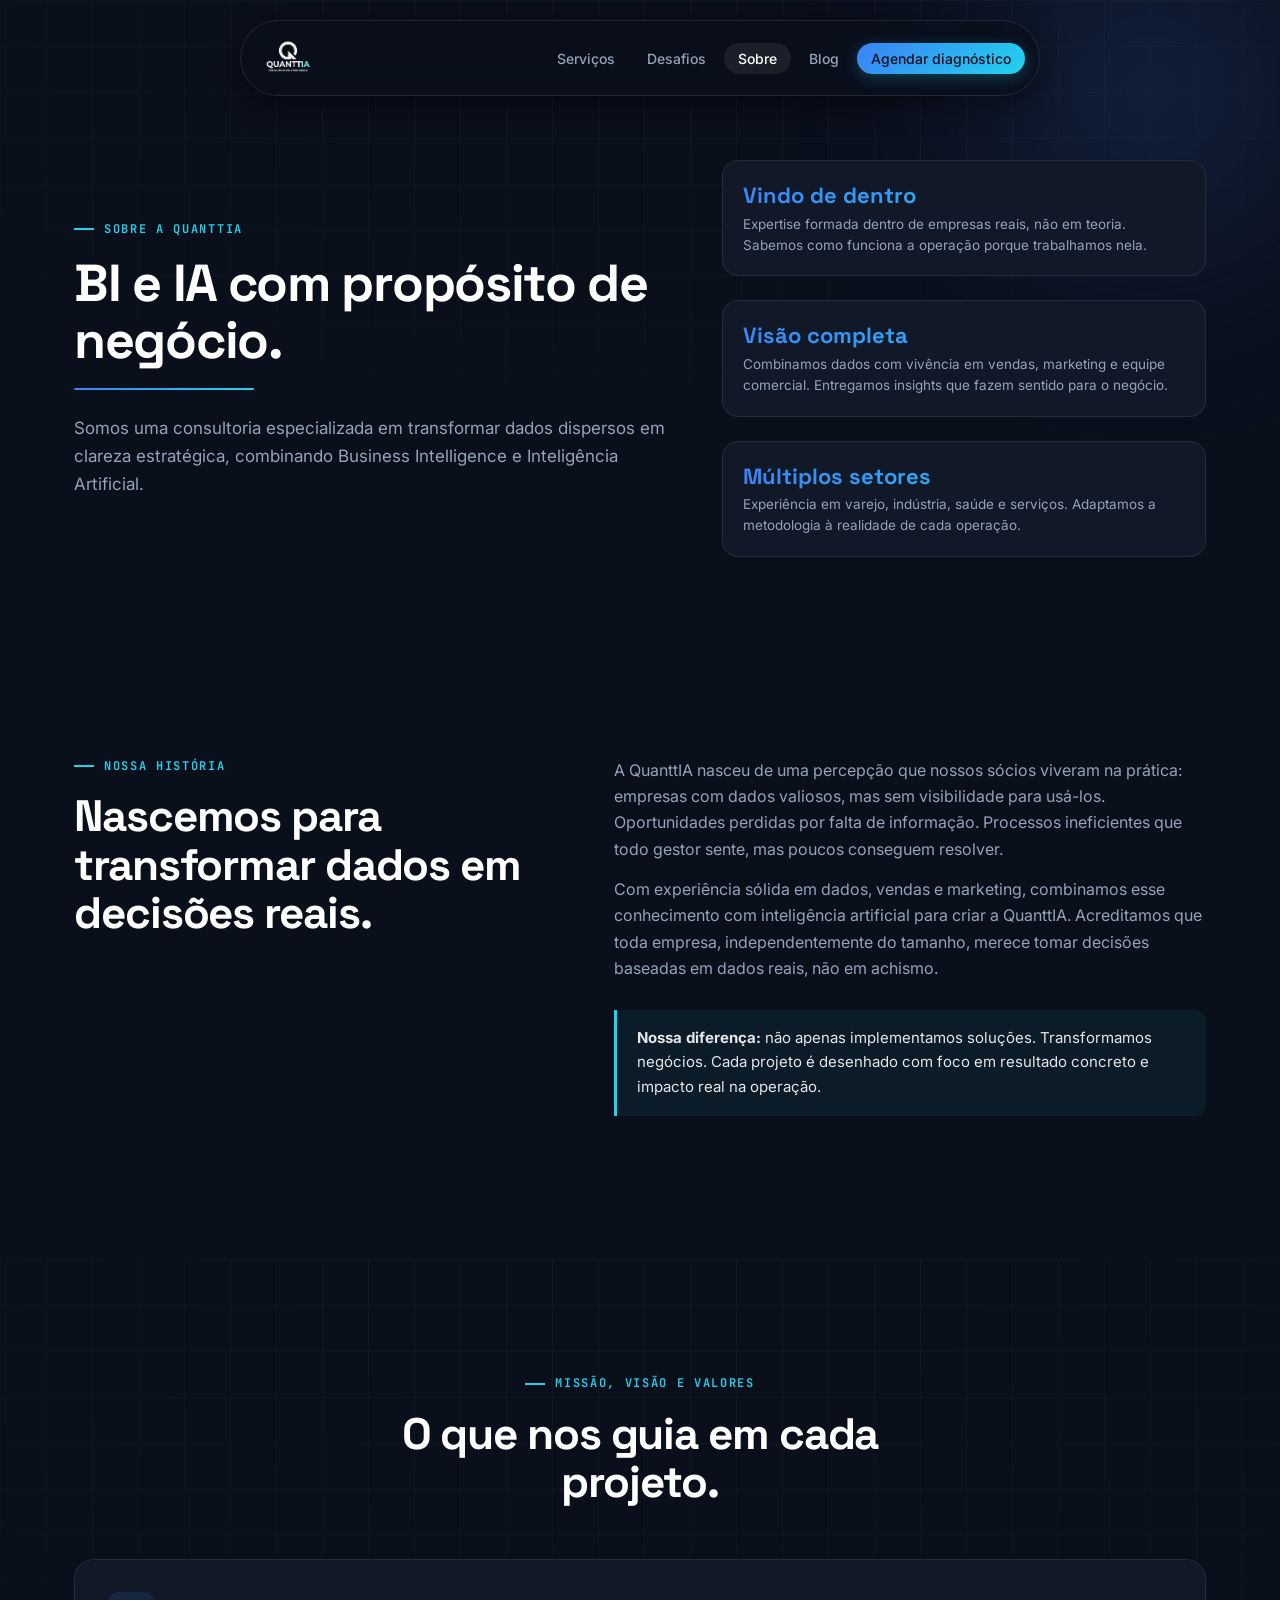
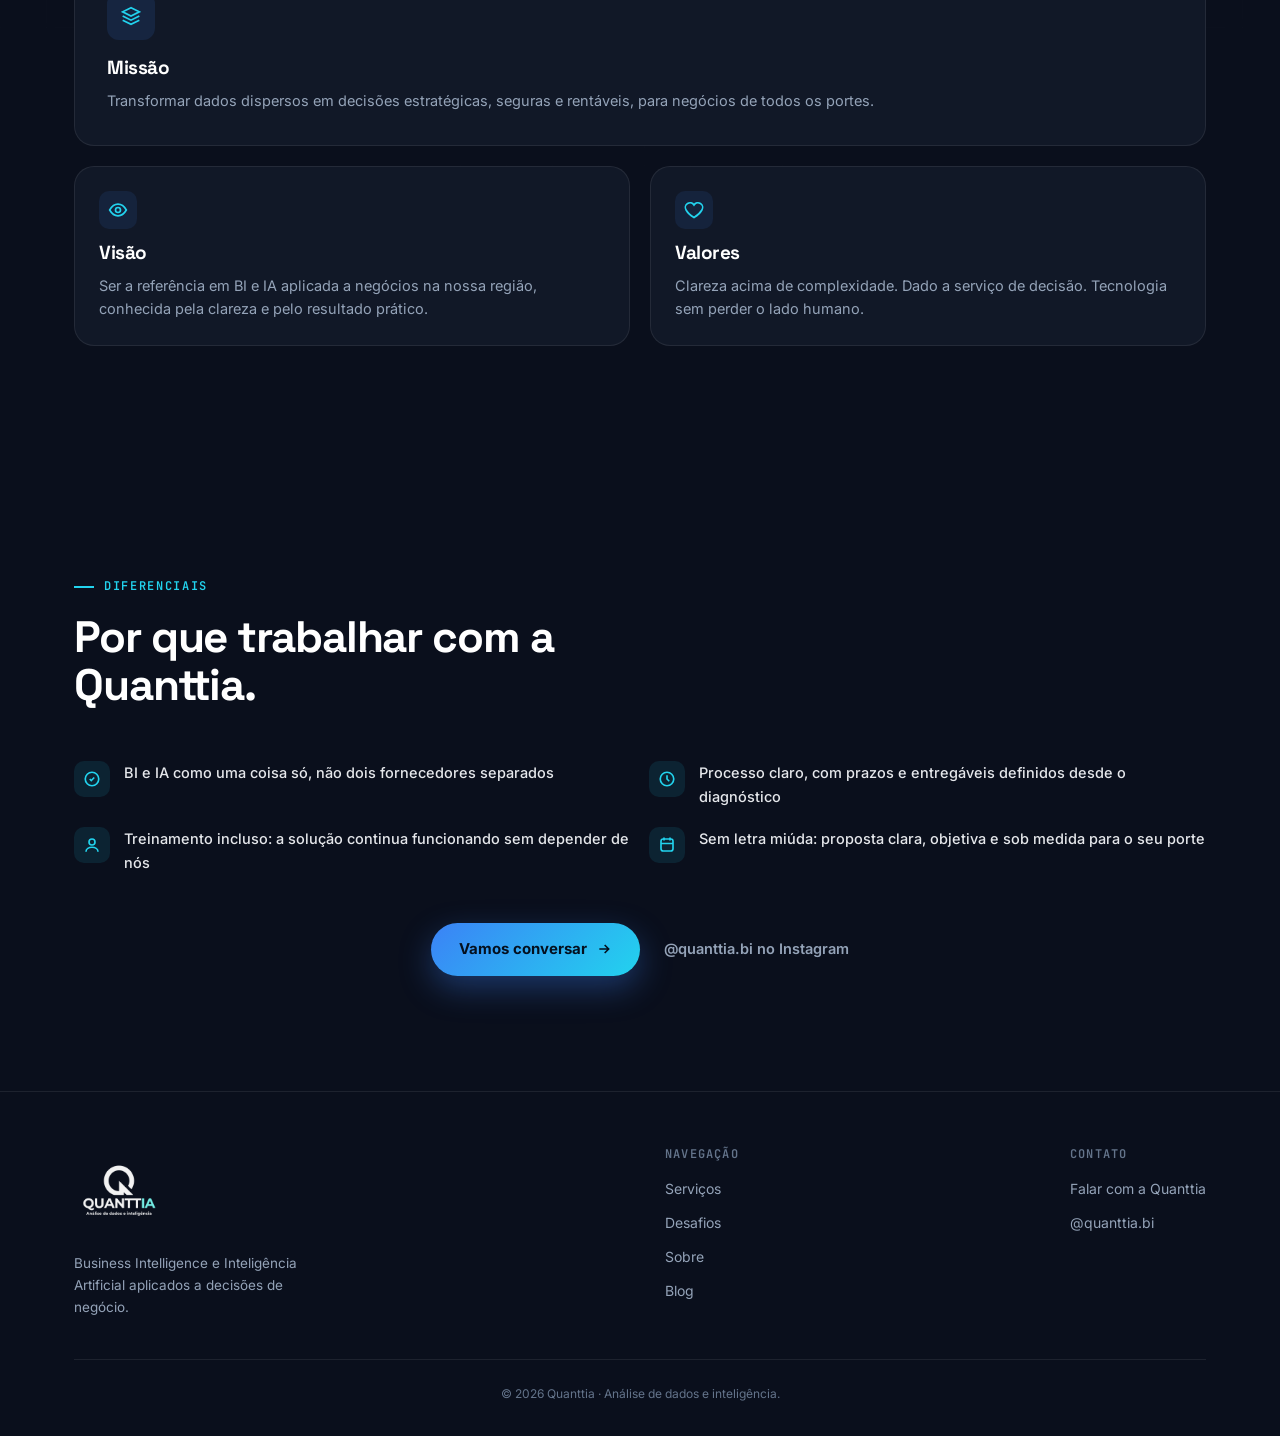
<file: sobre.html>
﻿<!DOCTYPE html>
<html lang="pt-BR">
<head>
<meta charset="UTF-8">
<meta name="viewport" content="width=device-width, initial-scale=1.0">
<title>Sobre | Quanttia | Quem somos</title>
<meta name="description" content="Conheça a Quanttia: missão, valores e diferenciais de uma consultoria de Business Intelligence e Inteligência Artificial.">
<link rel="preconnect" href="https://fonts.googleapis.com">
<link rel="preconnect" href="https://fonts.gstatic.com" crossorigin>
<link href="https://fonts.googleapis.com/css2?family=Space+Grotesk:wght@500;600;700&family=Inter:wght@400;500;600;700&family=JetBrains+Mono:wght@500;600&display=swap" rel="stylesheet">
<link rel="stylesheet" href="styles.css">
<style>
  .story .container{display:grid;grid-template-columns:0.9fr 1.1fr;gap:56px;align-items:start;}
  .story p{font-size:16px;margin-bottom:14px;}

  /* hero sobre com stats */
  .sobre-hero-grid{display:grid;grid-template-columns:1.1fr 0.9fr;gap:56px;align-items:center;}
  .sobre-hero-stats{display:flex;flex-direction:column;gap:24px;padding:20px 0;}
  .stat-item{display:flex;align-items:flex-start;gap:14px;padding:20px;background:var(--surface);border:1px solid var(--border);border-radius:16px;transition:border-color .2s;}
  .stat-item:hover{border-color:rgba(59,130,246,0.3);}
  .stat-num{font-family:var(--ff-display);font-size:38px;font-weight:700;background:var(--gradient-data);-webkit-background-clip:text;background-clip:text;color:transparent;line-height:1;}
  .stat-label{font-size:13.5px;color:var(--muted);margin-top:4px;line-height:1.55;}

  /* bento valores */
  .values-bento{display:grid;grid-template-columns:1fr 1fr;grid-template-rows:auto auto;gap:20px;}
  .value-main{grid-column:span 2;padding:32px;}
  .value-main .icon{width:48px;height:48px;border-radius:12px;background:rgba(59,130,246,0.12);color:var(--cyan);display:flex;align-items:center;justify-content:center;margin-bottom:18px;}
  .value-mini{padding:24px;}
  .value-mini .icon{width:38px;height:38px;border-radius:10px;background:rgba(59,130,246,0.1);color:var(--cyan);display:flex;align-items:center;justify-content:center;margin-bottom:14px;}

  .diff-list{display:grid;grid-template-columns:1fr 1fr;gap:18px;}
  .diff-item{display:flex;gap:14px;align-items:flex-start;}
  .diff-item .ic{flex:none;width:36px;height:36px;border-radius:10px;background:rgba(34,211,238,0.1);color:var(--cyan);display:flex;align-items:center;justify-content:center;}
  .diff-item p{font-size:14.5px;color:var(--text);font-weight:500;}

  @media (max-width:900px){
    .story .container{grid-template-columns:1fr;}
    .sobre-hero-grid{grid-template-columns:1fr;gap:32px;}
    .sobre-hero-stats{flex-direction:column;}
    .values-bento{grid-template-columns:1fr;}
    .value-main{grid-column:span 1;}
    .diff-list{grid-template-columns:1fr;}
  }
</style>
</head>
<body>

<nav class="nav" id="nav">
  <div class="nav-pill">
    <a href="index.html" class="nav-logo">
      <img src="img/logo-dark.png" alt="Quanttia">
    </a>
    <ul class="nav-links" id="navLinks">
      <li><a href="servicos.html">Serviços</a></li>
      <li><a href="cases.html">Desafios</a></li>
      <li><a href="sobre.html" class="active">Sobre</a></li>
      <li><a href="blog.html">Blog</a></li>
      <li><a href="contato.html" class="nav-cta">Agendar diagnóstico</a></li>
    </ul>
    <button class="nav-toggle" id="navToggle" aria-label="Abrir menu"><span></span></button>
  </div>
</nav>

<header class="page-hero grid-bg">
  <div class="glow-spot" style="width:420px;height:420px;top:-120px;right:-80px;"></div>
  <div class="container">
    <div class="sobre-hero-grid" data-reveal>
      <div>
        <div class="eyebrow">Sobre a Quanttia</div>
        <h1>BI e IA com propósito de negócio.</h1>
        <div class="deco-line"></div>
        <p class="lead">Somos uma consultoria especializada em transformar dados dispersos em clareza estratégica, combinando Business Intelligence e Inteligência Artificial.</p>
      </div>
      <div class="sobre-hero-stats">
        <div class="stat-item">
          <div>
            <div class="stat-num" style="font-size:22px;line-height:1.3;">Vindo de dentro</div>
            <div class="stat-label">Expertise formada dentro de empresas reais, não em teoria. Sabemos como funciona a operação porque trabalhamos nela.</div>
          </div>
        </div>
        <div class="stat-item">
          <div>
            <div class="stat-num" style="font-size:22px;line-height:1.3;">Visão completa</div>
            <div class="stat-label">Combinamos dados com vivência em vendas, marketing e equipe comercial. Entregamos insights que fazem sentido para o negócio.</div>
          </div>
        </div>
        <div class="stat-item">
          <div>
            <div class="stat-num" style="font-size:22px;line-height:1.3;">Múltiplos setores</div>
            <div class="stat-label">Experiência em varejo, indústria, saúde e serviços. Adaptamos a metodologia à realidade de cada operação.</div>
          </div>
        </div>
      </div>
    </div>
  </div>
</header>

<section class="story">
  <div class="container">
    <div data-reveal>
      <div class="eyebrow">Nossa história</div>
      <h2>Nascemos para transformar dados em decisões reais.</h2>
    </div>
    <div data-reveal>
      <p>A QuanttIA nasceu de uma percepção que nossos sócios viveram na prática: empresas com dados valiosos, mas sem visibilidade para usá-los. Oportunidades perdidas por falta de informação. Processos ineficientes que todo gestor sente, mas poucos conseguem resolver.</p>
      <p>Com experiência sólida em dados, vendas e marketing, combinamos esse conhecimento com inteligência artificial para criar a QuanttIA. Acreditamos que toda empresa, independentemente do tamanho, merece tomar decisões baseadas em dados reais, não em achismo.</p>
      <blockquote style="border-left:3px solid var(--cyan);padding:16px 20px;margin:28px 0;background:rgba(34,211,238,0.06);border-radius:0 10px 10px 0;">
        <p style="font-size:15px;color:var(--text);margin:0;font-style:normal;"><strong>Nossa diferença:</strong> não apenas implementamos soluções. Transformamos negócios. Cada projeto é desenhado com foco em resultado concreto e impacto real na operação.</p>
      </blockquote>
    </div>
  </div>
</section>

<section class="grid-bg">
  <div class="container">
    <div class="section-head center" data-reveal>
      <div class="eyebrow" style="justify-content:center;">Missão, visão e valores</div>
      <h2>O que nos guia em cada projeto.</h2>
    </div>
    <div class="values-bento">
      <div class="card value-main" data-reveal>
        <div class="icon"><svg width="20" height="20" viewBox="0 0 24 24" fill="none" stroke="currentColor" stroke-width="2"><path d="M12 2 2 7l10 5 10-5-10-5Z"/><path d="M2 17l10 5 10-5M2 12l10 5 10-5"/></svg></div>
        <h3>Missão</h3>
        <p>Transformar dados dispersos em decisões estratégicas, seguras e rentáveis, para negócios de todos os portes.</p>
      </div>
      <div class="card value-mini" data-reveal>
        <div class="icon"><svg width="20" height="20" viewBox="0 0 24 24" fill="none" stroke="currentColor" stroke-width="2"><path d="M2 12s4-7 10-7 10 7 10 7-4 7-10 7-10-7-10-7Z"/><circle cx="12" cy="12" r="3"/></svg></div>
        <h3>Visão</h3>
        <p>Ser a referência em BI e IA aplicada a negócios na nossa região, conhecida pela clareza e pelo resultado prático.</p>
      </div>
      <div class="card value-mini" data-reveal>
        <div class="icon"><svg width="20" height="20" viewBox="0 0 24 24" fill="none" stroke="currentColor" stroke-width="2"><path d="M12 21s-7-4.35-9.5-9A5.5 5.5 0 0 1 12 6a5.5 5.5 0 0 1 9.5 6c-2.5 4.65-9.5 9-9.5 9Z"/></svg></div>
        <h3>Valores</h3>
        <p>Clareza acima de complexidade. Dado a serviço de decisão. Tecnologia sem perder o lado humano.</p>
      </div>
    </div>
  </div>
</section>

<section>
  <div class="container">
    <div class="section-head" data-reveal>
      <div class="eyebrow">Diferenciais</div>
      <h2>Por que trabalhar com a Quanttia.</h2>
    </div>
    <div class="diff-list">
      <div class="diff-item" data-reveal>
        <div class="ic"><svg width="18" height="18" viewBox="0 0 24 24" fill="none" stroke="currentColor" stroke-width="2.2"><path d="M9 12l2 2 4-4"/><circle cx="12" cy="12" r="9"/></svg></div>
        <p>BI e IA como uma coisa só, não dois fornecedores separados</p>
      </div>
      <div class="diff-item" data-reveal>
        <div class="ic"><svg width="18" height="18" viewBox="0 0 24 24" fill="none" stroke="currentColor" stroke-width="2.2"><circle cx="12" cy="12" r="9"/><path d="M12 7v5l3 3"/></svg></div>
        <p>Processo claro, com prazos e entregáveis definidos desde o diagnóstico</p>
      </div>
      <div class="diff-item" data-reveal>
        <div class="ic"><svg width="18" height="18" viewBox="0 0 24 24" fill="none" stroke="currentColor" stroke-width="2.2"><path d="M4 21c0-4 4-6 8-6s8 2 8 6"/><circle cx="12" cy="8" r="4"/></svg></div>
        <p>Treinamento incluso: a solução continua funcionando sem depender de nós</p>
      </div>
      <div class="diff-item" data-reveal>
        <div class="ic"><svg width="18" height="18" viewBox="0 0 24 24" fill="none" stroke="currentColor" stroke-width="2.2"><rect x="4" y="4" width="16" height="16" rx="3"/><path d="M8 2v4M16 2v4M4 10h16"/></svg></div>
        <p>Sem letra miúda: proposta clara, objetiva e sob medida para o seu porte</p>
      </div>
    </div>
    <div style="text-align:center;margin-top:48px;" data-reveal>
      <a href="contato.html" class="btn-primary">
        Vamos conversar
        <svg width="16" height="16" viewBox="0 0 24 24" fill="none" stroke="currentColor" stroke-width="2.4"><path d="M5 12h14M13 6l6 6-6 6"/></svg>
      </a>
      <a href="https://instagram.com/quanttia.bi" target="_blank" rel="noopener" class="btn-ghost" style="margin-left:20px;">@quanttia.bi no Instagram</a>
    </div>
  </div>
</section>

<footer>
  <div class="container">
    <div class="footer-top">
      <div class="footer-brand-col">
        <div class="footer-brand">
          <img src="img/logo-dark.png" alt="Quanttia">
        </div>
        <p>Business Intelligence e Inteligência Artificial aplicados a decisões de negócio.</p>
      </div>
      <div class="footer-links-col">
        <h4>Navegação</h4>
        <a href="servicos.html">Serviços</a>
        <a href="cases.html">Desafios</a>
        <a href="sobre.html">Sobre</a>
        <a href="blog.html">Blog</a>
      </div>
      <div class="footer-links-col">
        <h4>Contato</h4>
        <a href="contato.html">Falar com a Quanttia</a>
        <a href="https://instagram.com/quanttia.bi" target="_blank" rel="noopener">@quanttia.bi</a>
      </div>
    </div>
    <p class="footer-bottom">© <span id="year"></span> Quanttia · Análise de dados e inteligência.</p>
  </div>
</footer>

<script src="script.js"></script>
</body>
</html>
</file>
<file: styles.css>
/* ===========================================================
   QUANTTIA — Design System v2 (Fintech Redesign)
   =========================================================== */

:root{
  --bg:#0A0F1C;
  --surface:#111827;
  --surface-2:#0D1220;
  --border:rgba(255,255,255,0.08);
  --border-strong:rgba(255,255,255,0.14);
  --border-hover:rgba(59,130,246,0.45);

  --primary:#3B82F6;
  --cyan:#22D3EE;
  --gradient-data:linear-gradient(135deg,#3B82F6,#22D3EE);

  --text:#E5E7EB;
  --muted:#94A3B8;
  --muted-2:#64748B;
  --white:#FFFFFF;

  --radius-sm:10px;
  --radius:14px;
  --radius-lg:20px;
  --radius-xl:28px;

  --shadow-card:0 20px 60px rgba(0,0,0,0.5);
  --shadow-pill:0 8px 32px rgba(0,0,0,0.45);
  --glow-primary:0 0 0 1px rgba(59,130,246,0.4), 0 18px 50px rgba(59,130,246,0.18);

  --ff-display:'Space Grotesk',sans-serif;
  --ff-body:'Inter',sans-serif;
  --ff-mono:'JetBrains Mono',monospace;

  --container:1180px;
}

*{box-sizing:border-box;margin:0;padding:0;}
html{scroll-behavior:smooth;}
body{
  background:var(--bg);
  color:var(--text);
  font-family:var(--ff-body);
  line-height:1.65;
  -webkit-font-smoothing:antialiased;
  overflow-x:hidden;
}
img,svg{display:block;max-width:100%;}
a{color:inherit;text-decoration:none;}
ul{list-style:none;}
button{font-family:inherit;cursor:pointer;border:none;background:none;}
:focus-visible{outline:2px solid var(--cyan);outline-offset:3px;}

.container{width:100%;max-width:var(--container);margin:0 auto;padding:0 24px;}
section{padding:clamp(64px,9vw,120px) 0;position:relative;}

h1,h2,h3,h4{
  font-family:var(--ff-display);
  font-weight:700;
  line-height:1.1;
  letter-spacing:-0.025em;
  color:var(--white);
}
h2{font-size:clamp(28px,3.6vw,44px);}
h3{font-size:20px;}
p{color:var(--muted);}

.eyebrow{
  font-family:var(--ff-mono);font-size:12px;font-weight:600;
  letter-spacing:0.14em;text-transform:uppercase;color:var(--cyan);
  display:flex;align-items:center;gap:10px;margin-bottom:16px;
}
.eyebrow::before{content:"";width:20px;height:2px;background:var(--cyan);display:inline-block;flex-shrink:0;}

.section-head{max-width:640px;margin-bottom:52px;}
.section-head p{font-size:16.5px;margin-top:14px;}
.section-head.center{margin-left:auto;margin-right:auto;text-align:center;}
.section-head.center .eyebrow{justify-content:center;}

/* ---------- grid backdrop ---------- */
.grid-bg{position:relative;}
.grid-bg::before{
  content:"";position:absolute;inset:0;z-index:0;pointer-events:none;
  background-image:
    linear-gradient(rgba(255,255,255,0.03) 1px, transparent 1px),
    linear-gradient(90deg, rgba(255,255,255,0.03) 1px, transparent 1px);
  background-size:46px 46px;
  -webkit-mask-image:radial-gradient(ellipse 80% 70% at 50% 0%, black 30%, transparent 100%);
          mask-image:radial-gradient(ellipse 80% 70% at 50% 0%, black 30%, transparent 100%);
}
.grid-bg > .container{position:relative;z-index:1;}
.glow-spot{
  position:absolute;border-radius:50%;filter:blur(100px);pointer-events:none;z-index:0;
  background:radial-gradient(circle, rgba(59,130,246,0.28), transparent 70%);
}

/* ---------- buttons ---------- */
.btn-primary{
  background:var(--gradient-data);color:#04101F;
  padding:14px 28px;border-radius:999px;font-weight:700;font-size:15px;
  display:inline-flex;align-items:center;gap:9px;
  box-shadow:0 12px 32px rgba(59,130,246,0.35);
  transition:transform .2s ease, box-shadow .2s ease;
  white-space:nowrap;
}
.btn-primary:hover{transform:translateY(-2px);box-shadow:0 20px 48px rgba(34,211,238,0.4);}
.btn-secondary{
  border:1.5px solid var(--border-strong);color:var(--text);
  padding:13px 26px;border-radius:999px;font-weight:600;font-size:15px;
  display:inline-flex;align-items:center;gap:9px;
  transition:border-color .2s ease, background .2s ease, transform .2s ease;
  white-space:nowrap;
}
.btn-secondary:hover{border-color:var(--border-hover);background:rgba(59,130,246,0.08);transform:translateY(-2px);}
.btn-ghost{
  font-weight:600;font-size:14.5px;color:var(--muted);
  display:inline-flex;align-items:center;gap:7px;transition:color .2s ease;
}
.btn-ghost:hover{color:var(--text);}

/* ---------- nav pill ---------- */
.nav{
  position:fixed;top:20px;left:0;right:0;z-index:100;
  display:flex;justify-content:center;
  pointer-events:none;
}
.nav-pill{
  pointer-events:all;
  width:100%;max-width:800px;margin:0 24px;
  background:rgba(10,15,28,0.82);backdrop-filter:blur(18px);-webkit-backdrop-filter:blur(18px);
  border:1px solid rgba(255,255,255,0.1);border-radius:999px;
  box-shadow:var(--shadow-pill);
  padding:10px 14px 10px 20px;
  display:flex;align-items:center;justify-content:space-between;gap:12px;
  transition:background .3s ease, box-shadow .3s ease;
}
.nav.scrolled .nav-pill{
  background:rgba(10,15,28,0.92);
  box-shadow:0 12px 40px rgba(0,0,0,0.55);
}
.nav-logo{display:flex;align-items:center;flex-shrink:0;}
.nav-logo img{height:54px;width:auto;display:block;}
.nav-links{display:flex;align-items:center;gap:4px;}
.nav-links a{
  font-size:14px;font-weight:500;color:var(--muted);
  padding:7px 14px;border-radius:999px;
  transition:color .2s ease, background .2s ease;
}
.nav-links a:hover,.nav-links a.active{color:var(--white);background:rgba(255,255,255,0.07);}
.nav-cta{
  background:var(--gradient-data);padding:9px 20px;border-radius:999px;
  font-size:13.5px;font-weight:700;
  transition:transform .2s ease, box-shadow .2s ease;
  box-shadow:0 4px 16px rgba(34,211,238,0.25);
  flex-shrink:0;
}
.nav-links a.nav-cta,.nav-links a.nav-cta:hover{color:#04101F !important;}
.nav-cta:hover{transform:translateY(-1px);box-shadow:0 8px 24px rgba(34,211,238,0.4);}
.nav-toggle{display:none;width:36px;height:36px;align-items:center;justify-content:center;border-radius:8px;border:1px solid var(--border-strong);}
.nav-toggle span{display:block;width:18px;height:1.5px;background:#fff;position:relative;transition:background .2s;}
.nav-toggle span::before,.nav-toggle span::after{content:"";position:absolute;width:18px;height:1.5px;background:#fff;transition:transform .25s ease;}
.nav-toggle span::before{top:-6px;}
.nav-toggle span::after{top:6px;}

/* ---------- cards ---------- */
.card{
  background:var(--surface);border:1px solid var(--border);border-radius:var(--radius-lg);
  padding:28px;
  transition:transform .25s ease, border-color .25s ease, box-shadow .25s ease;
  position:relative;overflow:hidden;
}
.card:hover{transform:translateY(-4px);border-color:rgba(59,130,246,0.35);box-shadow:0 24px 60px rgba(0,0,0,0.4);}
.card .icon{
  width:44px;height:44px;border-radius:12px;
  background:rgba(59,130,246,0.12);color:var(--cyan);
  display:flex;align-items:center;justify-content:center;margin-bottom:18px;
}
.card h3{margin-bottom:10px;font-size:19px;}
.card p{font-size:14.5px;}

.badge-pill{
  font-family:var(--ff-mono);font-size:11px;font-weight:600;letter-spacing:.09em;
  padding:4px 12px;border-radius:999px;display:inline-block;
  background:rgba(59,130,246,0.12);color:var(--primary);text-transform:uppercase;
}
.badge-pill.cyan{background:rgba(34,211,238,0.12);color:var(--cyan);}

/* ---------- kpi / counters ---------- */
.kpi-grid{
  display:grid;grid-template-columns:repeat(4,1fr);
  background:var(--surface-2);border:1px solid var(--border);border-radius:var(--radius-lg);
  overflow:hidden;
}
.kpi{
  padding:32px 28px;
  border-right:1px solid var(--border);
}
.kpi:last-child{border-right:none;}
.kpi .num{font-family:var(--ff-display);font-size:clamp(32px,3.4vw,46px);font-weight:700;color:var(--white);line-height:1;}
.kpi .num .grad{background:var(--gradient-data);-webkit-background-clip:text;background-clip:text;color:transparent;}
.kpi .label{font-size:13px;color:var(--muted);margin-top:8px;}

/* ---------- process ---------- */
.process-track{display:grid;grid-template-columns:repeat(5,1fr);gap:18px;position:relative;}
.process-track::before{content:"";position:absolute;top:22px;left:8%;right:8%;height:1px;background:var(--border-strong);z-index:0;}
.process-step{position:relative;z-index:1;}
.process-step .num{
  width:44px;height:44px;border-radius:50%;background:var(--surface-2);border:1px solid var(--border-strong);color:var(--cyan);
  display:flex;align-items:center;justify-content:center;font-family:var(--ff-mono);font-weight:700;font-size:14px;margin-bottom:18px;
}
.process-step h3{font-size:15.5px;margin-bottom:8px;}
.process-step p{font-size:13.5px;}

/* ---------- forms ---------- */
.form-card{background:var(--surface);border:1px solid var(--border);border-radius:var(--radius-lg);padding:36px;box-shadow:var(--shadow-card);}
.form-row{display:grid;grid-template-columns:1fr 1fr;gap:16px;margin-bottom:16px;}
.field{display:flex;flex-direction:column;gap:7px;}
.field.full{grid-column:1 / -1;}
.field label{font-size:13px;font-weight:600;color:var(--muted);}
.field input,.field select,.field textarea{
  border:1.5px solid var(--border-strong);border-radius:10px;padding:12px 14px;
  font-size:14.5px;font-family:inherit;color:var(--text);background:var(--surface-2);
  transition:border-color .2s ease, box-shadow .2s ease;
}
.field input:focus,.field select:focus,.field textarea:focus{outline:none;border-color:var(--primary);box-shadow:0 0 0 3px rgba(59,130,246,0.18);}
.field textarea{resize:vertical;min-height:90px;}
.field select{appearance:none;background-image:url("data:image/svg+xml,%3Csvg xmlns='http://www.w3.org/2000/svg' width='14' height='14' viewBox='0 0 24 24' fill='none' stroke='%2394A3B8' stroke-width='2.4'%3E%3Cpath d='M6 9l6 6 6-6'/%3E%3C/svg%3E");background-repeat:no-repeat;background-position:right 14px center;}
.submit-btn{
  width:100%;background:var(--gradient-data);color:#04101F;padding:15px;border-radius:12px;
  font-weight:700;font-size:15.5px;margin-top:6px;
  transition:transform .2s ease, box-shadow .2s ease;
  display:flex;align-items:center;justify-content:center;gap:10px;
}
.submit-btn:hover{transform:translateY(-2px);box-shadow:0 16px 36px rgba(34,211,238,0.3);}
.submit-btn:disabled{opacity:.6;cursor:not-allowed;transform:none;}
.form-note{font-size:12px;color:var(--muted-2);margin-top:12px;text-align:center;}
.form-status{margin-top:14px;padding:13px 16px;border-radius:10px;font-size:14px;font-weight:600;display:none;}
.form-status.success{display:block;background:rgba(34,211,238,0.12);color:#67E8F9;}
.form-status.error{display:block;background:rgba(248,113,113,0.12);color:#FCA5A5;}

/* ---------- page hero (inner pages) ---------- */
.page-hero{padding:140px 0 64px;}
.page-hero h1{font-size:clamp(34px,4.6vw,52px);margin-bottom:16px;}
.page-hero p.lead{font-size:17px;max-width:600px;color:var(--muted);}
.page-hero .deco-line{width:180px;height:2px;background:var(--gradient-data);border-radius:2px;margin:18px 0 24px;}

/* ---------- footer ---------- */
footer{padding:56px 0 32px;border-top:1px solid var(--border);}
.footer-top{display:flex;justify-content:space-between;flex-wrap:wrap;gap:32px;margin-bottom:40px;}
.footer-brand{display:flex;align-items:center;margin-bottom:14px;}
.footer-brand img{height:90px;width:auto;display:block;}
.footer-brand-col p{font-size:13.5px;max-width:260px;}
.footer-links-col h4{font-size:12px;color:var(--muted-2);margin-bottom:16px;font-family:var(--ff-mono);font-weight:600;letter-spacing:.1em;text-transform:uppercase;}
.footer-links-col a{display:block;font-size:14px;color:var(--muted);margin-bottom:11px;transition:color .2s ease;}
.footer-links-col a:hover{color:var(--white);}
.footer-bottom{font-size:12px;color:var(--muted-2);text-align:center;padding-top:24px;border-top:1px solid var(--border);}

/* ---------- reveal animation ---------- */
[data-reveal]{opacity:0;transform:translateY(20px);transition:opacity .65s ease, transform .65s ease;}
[data-reveal].is-visible{opacity:1;transform:translateY(0);}

@media (prefers-reduced-motion: reduce){*{animation:none !important;transition:none !important;}}

/* ---------- responsive ---------- */
@media (max-width:980px){
  .kpi-grid{grid-template-columns:1fr 1fr;}
  .kpi{border-right:none;border-bottom:1px solid var(--border);}
  .kpi:nth-child(odd){border-right:1px solid var(--border);}
  .kpi:nth-last-child(-n+2){border-bottom:none;}
  .process-track{grid-template-columns:1fr 1fr;}
  .process-track::before{display:none;}
}
@media (max-width:680px){
  .nav{top:12px;}
  .nav-links{
    position:fixed;top:0;right:0;height:100vh;width:78%;max-width:300px;
    background:rgba(10,15,28,0.98);backdrop-filter:blur(16px);
    flex-direction:column;align-items:flex-start;padding:90px 28px 28px;gap:4px;
    border-left:1px solid var(--border);
    transform:translateX(100%);transition:transform .3s ease;
    border-radius:0;
  }
  .nav-links a{padding:10px 16px;width:100%;border-radius:10px;}
  .nav-links.open{transform:translateX(0);}
  .nav-toggle{display:flex;}
  .nav-cta{display:none;}
  .nav-links .nav-cta{display:inline-flex;margin-top:12px;}
  .kpi-grid{grid-template-columns:1fr 1fr;}
  .process-track{grid-template-columns:1fr;}
  .form-row{grid-template-columns:1fr;}
  .footer-top{flex-direction:column;}
}
</file>
